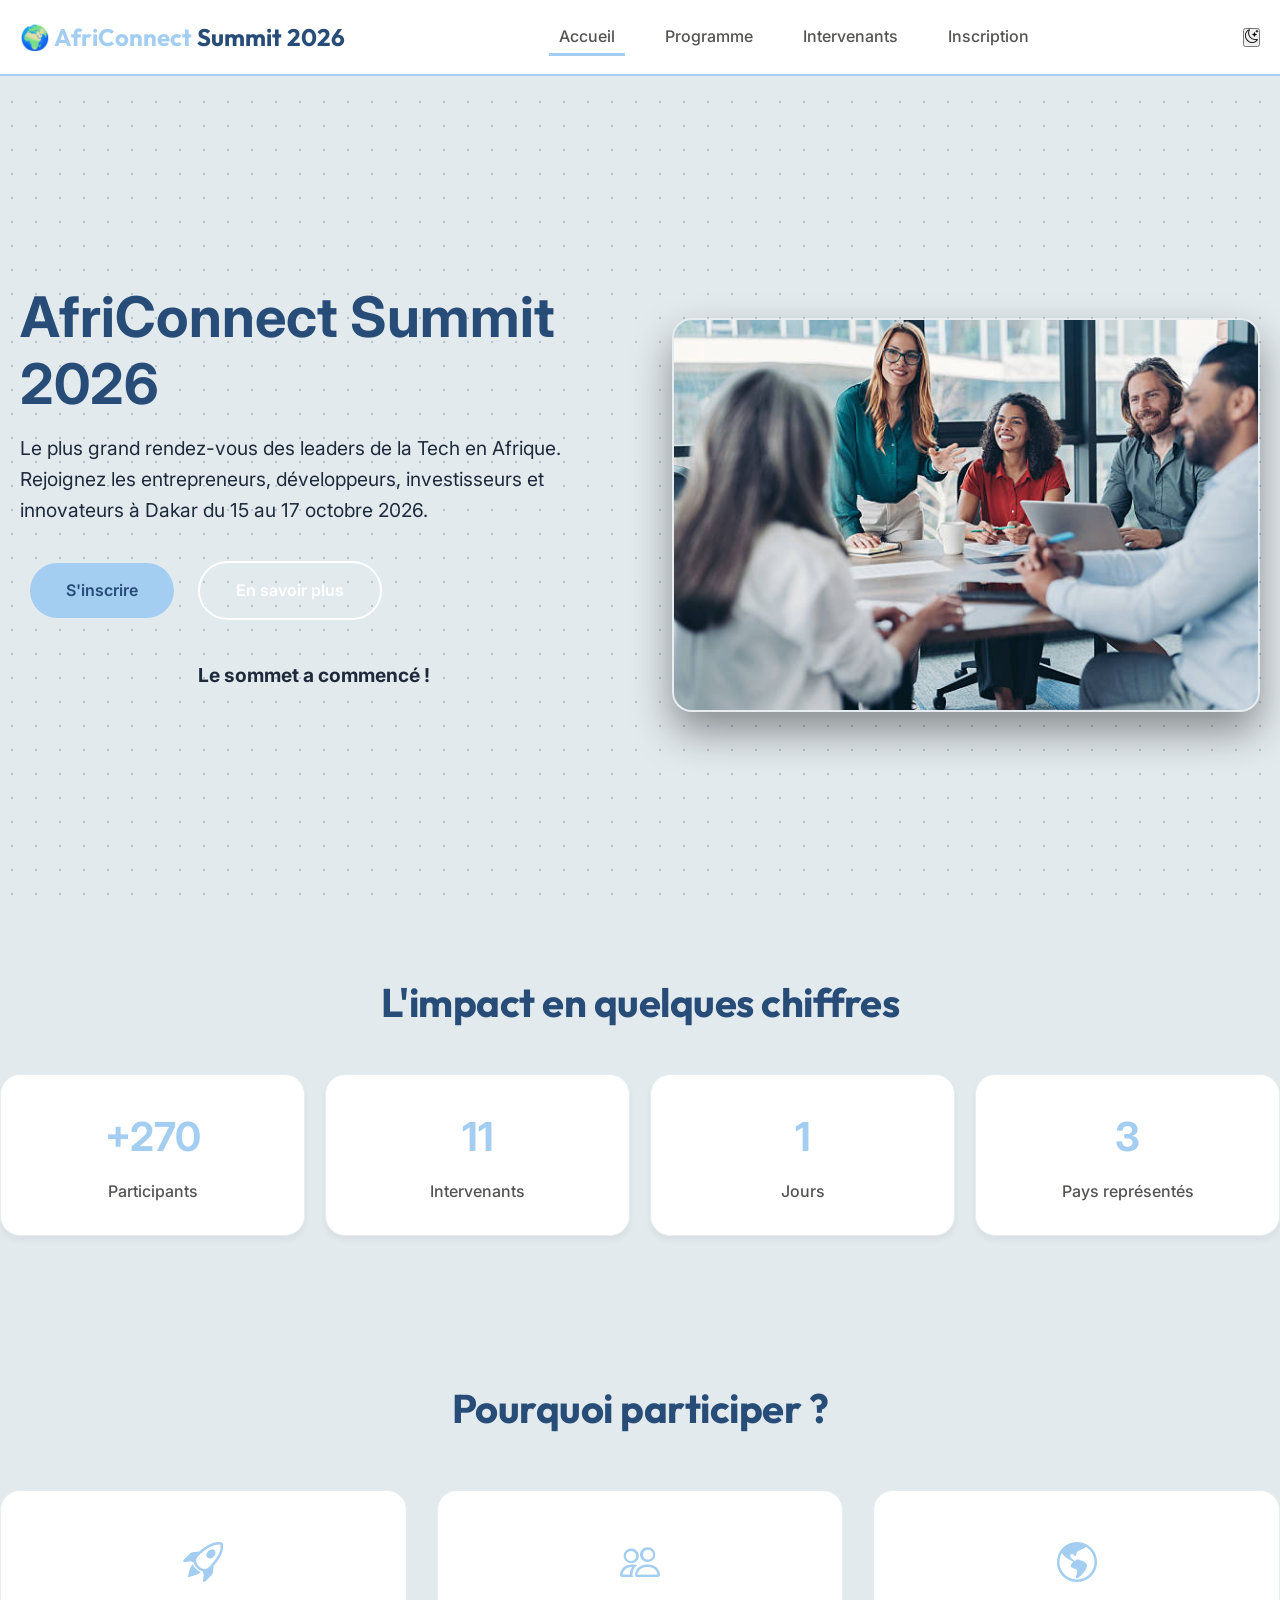
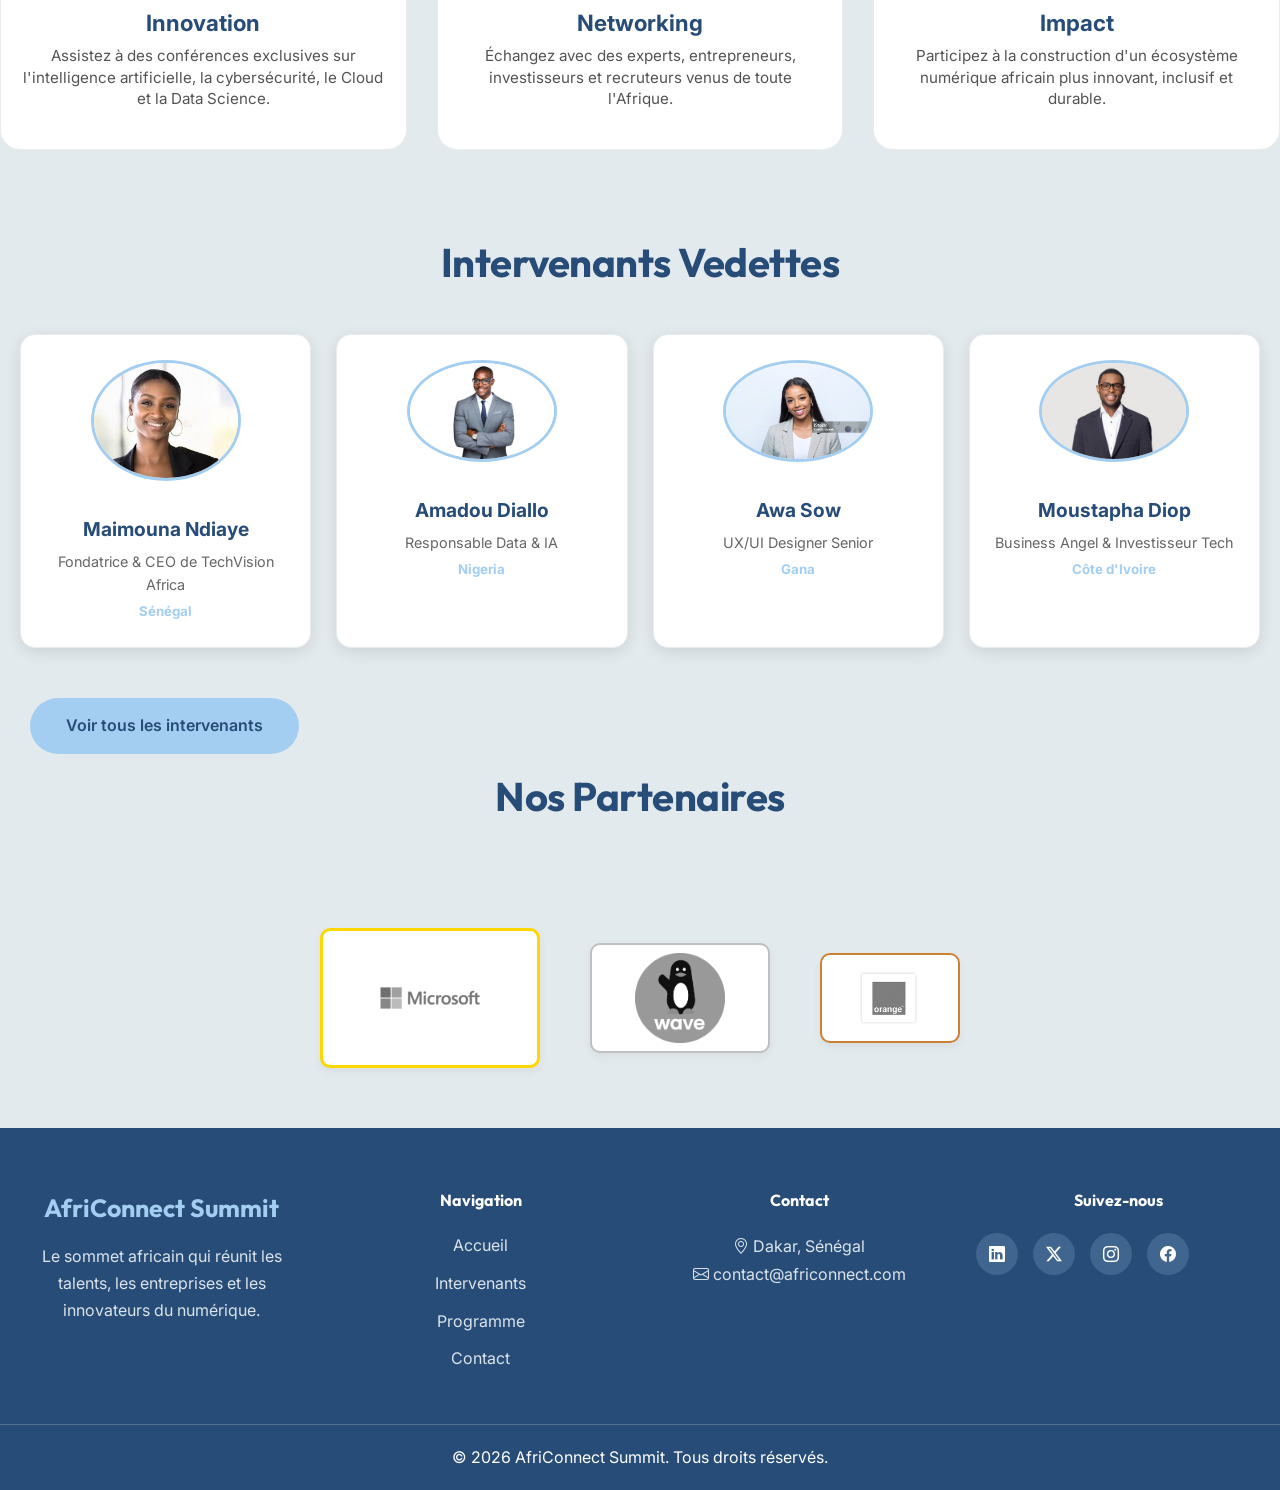
<file: index.html>
<!DOCTYPE html>
<html lang="fr">
<head>
    <meta charset="UTF-8">
    <meta name="viewport" content="width=device-width, initial-scale=1.0">
    <title>AfriConnect Summit 2026 | Accueil</title>
    
    <link rel="preconnect" href="https://fonts.googleapis.com">
<link rel="preconnect" href="https://fonts.gstatic.com" crossorigin>
<link href="https://fonts.googleapis.com/css2?family=Inter:wght@400;600&family=Outfit:wght@400;700&display=swap" rel="stylesheet">
    
    <link rel="stylesheet" href="https://cdn.jsdelivr.net/npm/bootstrap-icons@1.13.1/font/bootstrap-icons.min.css">
    
    <link rel="stylesheet" href="css/style.css">
</head>
<body>

    <header>
        <nav class="container">
            <div class="logo">
                🌍 <span class="logo-primary">AfriConnect</span>
                    <span class="logo-secondary">Summit 2026</span>
                    </div>
            <ul class="nav-links" id="nav-links">
                <li><a href="index.html" class="active">Accueil</a></li>
                <li><a href="programme.html">Programme</a></li>
                <li><a href="intervenants.html">Intervenants</a></li>
                <li><a href="contact.html">Inscription</a></li>
            </ul>
            <!-- Bouton Dark Mode / Light Mode -->
                    <button id="theme-toggle" aria-label="Basculer le mode sombre">
                        <i class="bi bi-moon-stars"></i>
                    </button>

                    <!-- Bouton Hamburger structuré pour le JS et le CSS pur -->
                    <button class="hamburger" id="hamburger-btn" aria-label="Menu mobile">
                        <span class="bar"></span>
                        <span class="bar"></span>
                        <span class="bar"></span>
                    </button>
        </nav>
    </header>

    <main>
        <section class="hero">
    <div class="hero-content">
        <!-- Texte à gauche (avec ton animation) -->
        <div class="hero-slide-right hero-text-side">
            
            <h1>AfriConnect Summit 2026</h1>
            <p>Le plus grand rendez-vous des leaders de la Tech en Afrique.<br>
                Rejoignez les entrepreneurs, développeurs, investisseurs et <br>innovateurs à Dakar du 15 au 17 octobre 2026.
            </p>
            <div class="cta-group">
                <a href="contact.html" class="btn">S'inscrire</a>
                <a href="#about" class="btn-outline">En savoir plus</a>
            </div>
            <div id="countdown" class="countdown-grid">
                <div class="time-unit"><span id="days">00</span><small>Jours</small></div>
                <div class="time-unit"><span id="hours">00</span><small>Heures</small></div>
                <div class="time-unit"><span id="minutes">00</span><small>Minutes</small></div>
                <div class="time-unit"><span id="seconds">00</span><small>Secondes</small></div>
            </div>
        </div>

        <!-- Image à droite -->
        <div class="hero-image-side">
            <img src="images/image9.jpg" alt="AfriConnect Summit" class="hero-img-right">
        </div>
    </div>
</section>
        <section id="stats" class="container fade-in">
            <h2>L'impact en quelques chiffres</h2>
            <div class="stats-grid">
                <article class="stat-item"><h3 data-target="1200">+1 200</h3><p>Participants</p></article>
                <article class="stat-item"><h3 data-target="48">48</h3><p>Intervenants</p></article>
                <article class="stat-item"><h3 data-target="3">3</h3><p>Jours</p></article>
                <article class="stat-item"><h3 data-target="12">12</h3><p>Pays représentés</p></article>
            </div>
        </section>
<!-- Pourquoi participer -->

        <section id="about" class="container fade-in">
            <h2>Pourquoi participer ?</h2>
            <div class="about-flex">
                <article>
                    <i class="bi bi-rocket-takeoff"></i>
                    <h3>Innovation</h3>
                    <p>Assistez à des conférences exclusives sur l'intelligence artificielle, la cybersécurité, le Cloud et la Data Science.</p>
                </article>
                <article>
                    <i class="bi bi-people"></i>
                    <h3>Networking</h3>
                    <p>Échangez avec des experts, entrepreneurs, investisseurs et recruteurs venus de toute l'Afrique.</p>
                </article>
                <article>
                    <i class="bi bi-globe-americas"></i>
                    <h3>Impact</h3>
                    <p>Participez à la construction d'un écosystème numérique africain plus innovant, inclusif et durable.</p>
                </article>
            </div>
        </section>

<!--Intervenants Vedettes-->
        <section id="speakers" class="container fade-in">
            <h2>Intervenants Vedettes</h2>
            <div class="speakers-grid">
                <article class="speaker-card"><img src="images/MaimounaNdiaye.jpg" alt="Photo intervenant"><h3>Maimouna Ndiaye</h3><p>Fondatrice & CEO de TechVision Africa</p><small>Sénégal</small></article>
                <article class="speaker-card"><img src="images/AmadouDiallo.jpg" alt="Photo intervenant"><h3>Amadou Diallo</h3><p>Responsable Data & IA</p><small>Nigeria</small></article>
                <article class="speaker-card"><img src="images/AwaSow.jpg" alt="Photo intervenant"><h3>Awa Sow</h3><p>UX/UI Designer Senior</p><small>Gana</small></article>
                <article class="speaker-card"><img src="images/MoustaphaDiop.jpg" alt="Photo intervenant"><h3>Moustapha Diop</h3><p>Business Angel & Investisseur Tech</p><small>Côte d'Ivoire</small></article>
            </div>
            <a href="intervenants.html" class="btn">Voir tous les intervenants</a>
        </section>
<section id="sponsors" class="container fade-in">
    <h2>Nos Partenaires</h2>
    <div class="sponsors-flex">
        <div class="sponsor-item gold"><img src="images/sponsor-gold.png" alt="Or"></div>
        <div class="sponsor-item silver"><img src="images/sponsor-argent.png" alt="Argent"></div>
        <div class="sponsor-item bronze"><img src="images/sponsor-bronze.png" alt="Bronze"></div>
    </div>
</section>
    </main>

    <footer>
    <div class="footer-content container">

        <!-- Présentation -->
        <div class="footer-col footer-brand">
            <h3>AfriConnect Summit</h3>
            <p>
                Le sommet africain qui réunit les talents,
                les entreprises et les innovateurs du numérique.
            </p>
        </div>

        <!-- Navigation rapide -->
        <div class="footer-col">
            <h4>Navigation</h4>
            <ul class="footer-links">
                <li><a href="index.html">Accueil</a></li>
                <li><a href="speakers.html">Intervenants</a></li>
                <li><a href="programme.html">Programme</a></li>
                <li><a href="contact.html">Contact</a></li>
            </ul>
        </div>

        <!-- Contact -->
        <div class="footer-col">
            <h4>Contact</h4>

            <p>
                <i class="bi bi-geo-alt"></i> Dakar, Sénégal
            </p>

            <p>
                <i class="bi bi-envelope"></i> contact@africonnect.com
            </p>
        </div>

        <!-- Réseaux sociaux -->
        <div class="footer-col">
            <h4>Suivez-nous</h4>
            <div class="social-links">
                <a href="#"><i class="bi bi-linkedin"></i></a>
                <a href="#"><i class="bi bi-twitter-x"></i></a>
                <a href="#"><i class="bi bi-instagram"></i></a>
                <a href="#"><i class="bi bi-facebook"></i></a>
            </div>
            <button id="back-to-top" aria-label="Retour en haut">
                <i class="bi bi-arrow-up"></i>
            </button>
        </div>
    </div>
    <div class="footer-bottom">
        <p>
            &copy; <span class="current-year"></span> AfriConnect Summit.
            Tous droits réservés.
        </p>
    </div>
</footer>
    <script src="js/main.js"></script>
</body>
</html>
</file>
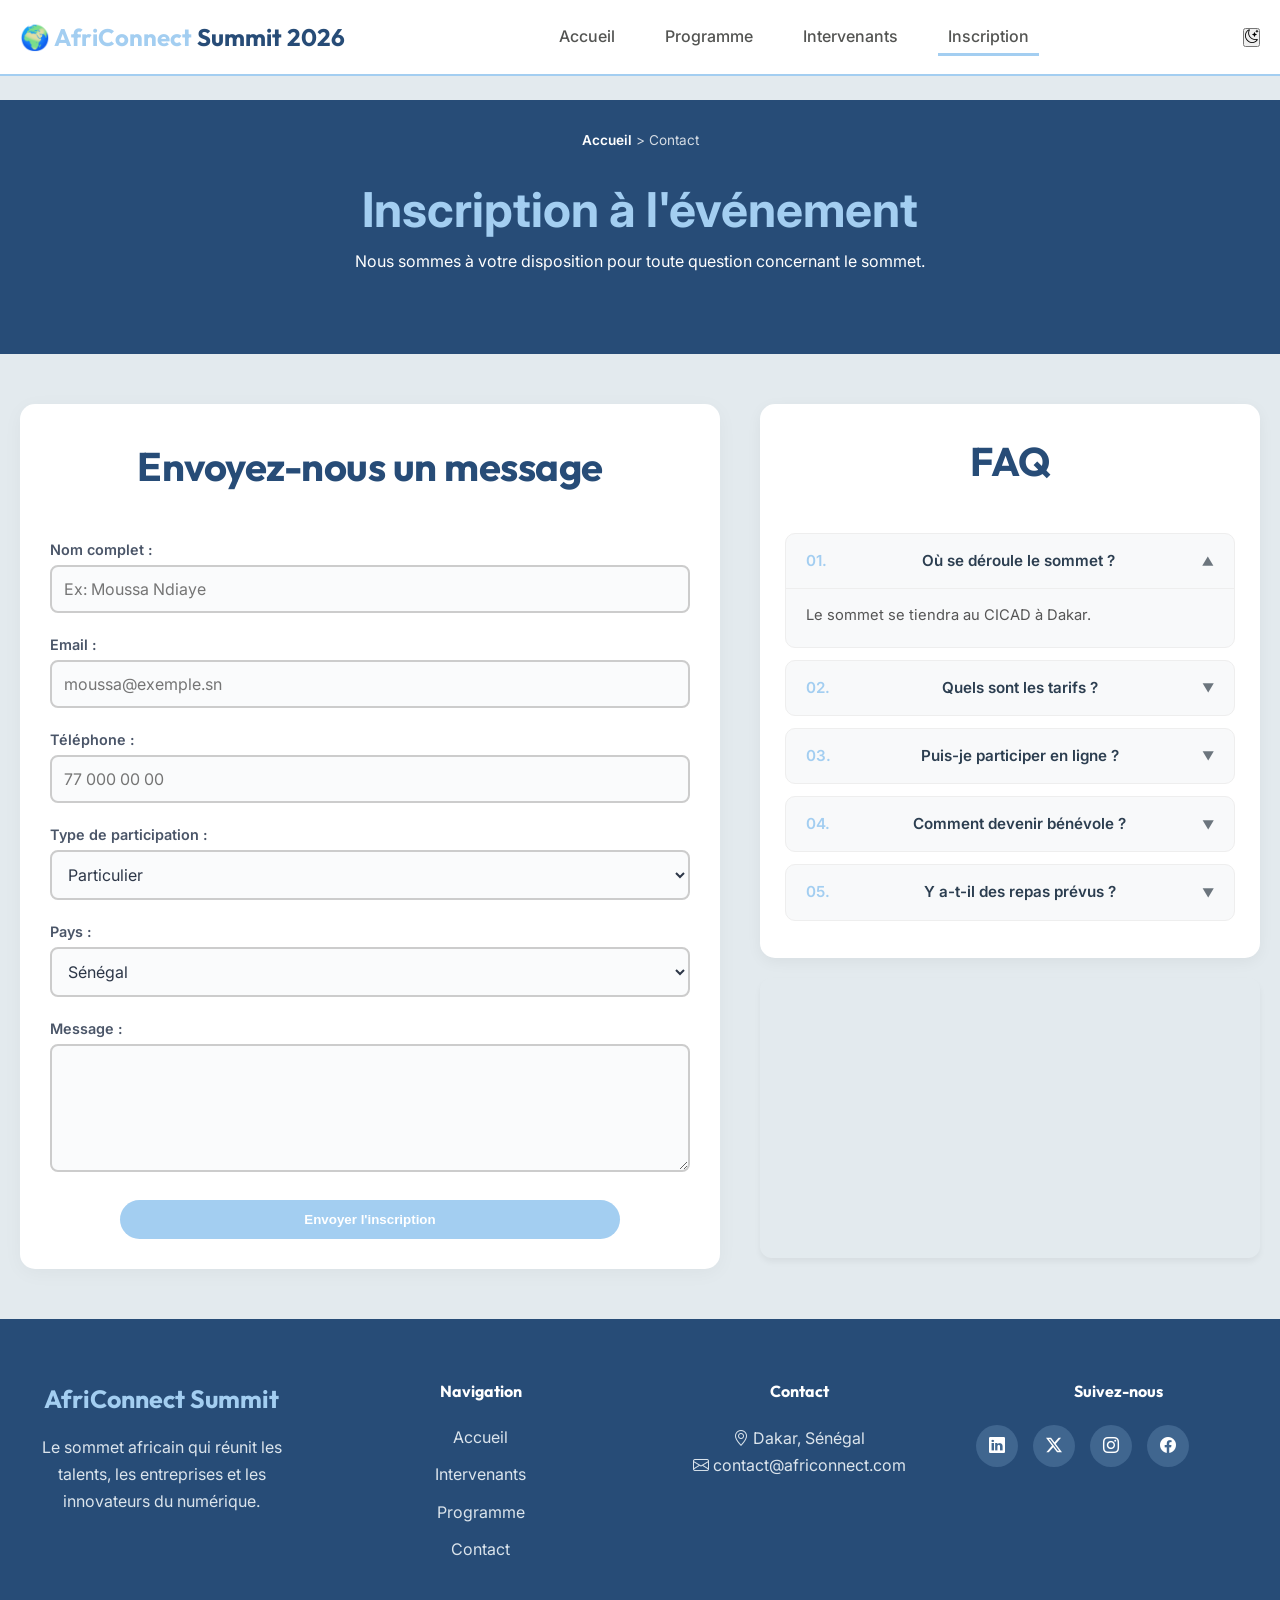
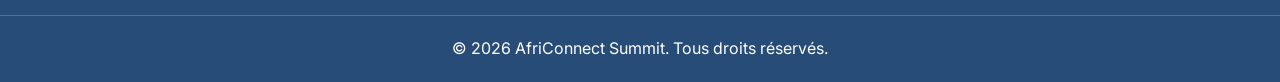
<file: contact.html>
<!DOCTYPE html>
<html lang="fr">
<head>
    <meta charset="UTF-8">
    <meta name="viewport" content="width=device-width, initial-scale=1.0">
    <title>Contact & Inscription | AfriConnect Summit 2026</title>

   <link rel="preconnect" href="https://fonts.googleapis.com">
    <link rel="preconnect" href="https://fonts.gstatic.com" crossorigin>
    <link href="https://fonts.googleapis.com/css2?family=Inter:wght@400;600&family=Outfit:wght@400;700&display=swap" rel="stylesheet">

    <link rel="stylesheet" href="https://cdn.jsdelivr.net/npm/bootstrap-icons@1.13.1/font/bootstrap-icons.min.css">

    <link rel="stylesheet" href="css/style.css">
</head>
<body>

    <header>
        <nav class="container">
            <div class="logo">
                🌍 <span class="logo-primary">AfriConnect</span>
                    <span class="logo-secondary">Summit 2026</span>
                    </div>
            <ul class="nav-links" id="nav-links">
                <li><a href="index.html">Accueil</a></li>
                <li><a href="programme.html">Programme</a></li>
                <li><a href="intervenants.html">Intervenants</a></li>
                <li><a href="contact.html" class="active">Inscription</a></li>
            </ul>
            <!-- Bouton Dark Mode / Light Mode -->
                    <button id="theme-toggle" aria-label="Basculer le mode sombre">
                        <i class="bi bi-moon-stars"></i>
                    </button>

                    <!-- Bouton Hamburger structuré pour le JS et le CSS pur -->
                    <button class="hamburger" id="hamburger-btn" aria-label="Menu mobile">
                        <span class="bar"></span>
                        <span class="bar"></span>
                        <span class="bar"></span>
                    </button>
                    </nav>
    </header>

    <main>
        <section id="page-hero">
            <nav aria-label="Fil d'Ariane"><p><a href="index.html">Accueil</a> > Contact</p></nav>
            <h1 class="h1-slide-right">Inscription à l'événement</h1>
            <p>Nous sommes à votre disposition pour toute question concernant le sommet.</p>
        </section>

        <section id="registration" class="fade-in">
            <form id="contactForm">
                <h2>Envoyez-nous un message</h2>
                <div class="form-group">
                    <label for="fullname">Nom complet :</label>
                    <input type="text" id="fullname" name="fullname" placeholder="Ex: Moussa Ndiaye" required>
                </div>
                <div class="form-group">
                    <label for="email">Email :</label>
                    <input type="email" id="email" name="email" placeholder="moussa@exemple.sn" required>
                </div>
                <div class="form-group">
                    <label for="phone">Téléphone :</label>
                    <input type="tel" id="phone" name="phone" placeholder="77 000 00 00" required>
                </div>
                <div class="form-group">
                    <label for="type">Type de participation :</label>
                    <select id="type" name="type">
                        <option value="particulier">Particulier</option>
                        <option value="entreprise">Entreprise</option>
                        <option value="etudiant">Étudiant</option>
                    </select>
                </div>
                <div class="form-group">
                    <label for="country">Pays :</label>
                    <select id="country" name="country">
                        <option value="senegal">Sénégal</option>
                        <option value="nigeria">Nigeria</option>
                        <option value="cote_divoire">Côte d'Ivoire</option>
                        <option value="ghana">Ghana</option>
                        <option value="maroc">Maroc</option>
                        <option value="tunisie">Tunisie</option>
                        <option value="kenya">Kenya</option>
                        <option value="afrique_sud">Afrique du Sud</option>
                        <option value="egypte">Égypte</option>
                        <option value="cameroun">Cameroun</option>
                    </select>
                </div>
                <div class="form-group">
                    <label for="message">Message :</label>
                    <textarea id="message" name="message" rows="5" required></textarea>
                </div>
                <button type="submit">Envoyer l'inscription</button>
            </form>
    <div class="right-column">
       <aside class="faq-container">
    <h2>FAQ</h2>
    
    <details class="faq-item" name="faq-group" open>
        <summary><span class="faq-num">01.</span> Où se déroule le sommet ?</summary>
        <p>Le sommet se tiendra au CICAD à Dakar.</p>
    </details>

    <details class="faq-item" name="faq-group">
        <summary><span class="faq-num">02.</span> Quels sont les tarifs ?</summary>
        <p>L'accès est gratuit, mais nécessite une inscription préalable.</p>
    </details>

    <details class="faq-item" name="faq-group">
        <summary><span class="faq-num">03.</span> Puis-je participer en ligne ?</summary>
        <p>Oui, des sessions seront diffusées en streaming.</p>
    </details>

    <details class="faq-item" name="faq-group">
        <summary><span class="faq-num">04.</span> Comment devenir bénévole ?</summary>
        <p>Remplissez le formulaire de contact en précisant votre motivation.</p>
    </details>

    <details class="faq-item" name="faq-group">
        <summary><span class="faq-num">05.</span> Y a-t-il des repas prévus ?</summary>
        <p>Oui, des pauses café et des déjeuners sont offerts.</p>
    </details>
</aside>
        
        <div id="map">
            <iframe src="https://www.google.com/maps/embed?pb=..." title="Localisation"></iframe>
        </section>
        </section>

        
    </main>
    <footer>
    <div class="footer-content container">

        <!-- Présentation -->
        <div class="footer-col footer-brand">
            <h3>AfriConnect Summit</h3>
            <p>
                Le sommet africain qui réunit les talents,
                les entreprises et les innovateurs du numérique.
            </p>
        </div>


        <!-- Navigation rapide -->
        <div class="footer-col">
            <h4>Navigation</h4>

            <ul class="footer-links">
                <li><a href="index.html">Accueil</a></li>
                <li><a href="speakers.html">Intervenants</a></li>
                <li><a href="programme.html">Programme</a></li>
                <li><a href="contact.html">Contact</a></li>
            </ul>
        </div>


        <!-- Contact -->
        <div class="footer-col">
            <h4>Contact</h4>

            <p>
                <i class="bi bi-geo-alt"></i> Dakar, Sénégal
            </p>

            <p>
                <i class="bi bi-envelope"></i> contact@africonnect.com
            </p>
        </div>


        <!-- Réseaux sociaux -->
        <div class="footer-col">
            <h4>Suivez-nous</h4>

            <div class="social-links">
                <a href="#"><i class="bi bi-linkedin"></i></a>
                <a href="#"><i class="bi bi-twitter-x"></i></a>
                <a href="#"><i class="bi bi-instagram"></i></a>
                <a href="#"><i class="bi bi-facebook"></i></a>
            </div>


            <button id="back-to-top" aria-label="Retour en haut">
                <i class="bi bi-arrow-up"></i>
            </button>

        </div>

    </div>


    <div class="footer-bottom">
        <p>
            &copy; <span class="current-year"></span> AfriConnect Summit.
            Tous droits réservés.
        </p>
    </div>

</footer>
    <script src="js/main.js"></script>
</body>
</html>
</file>
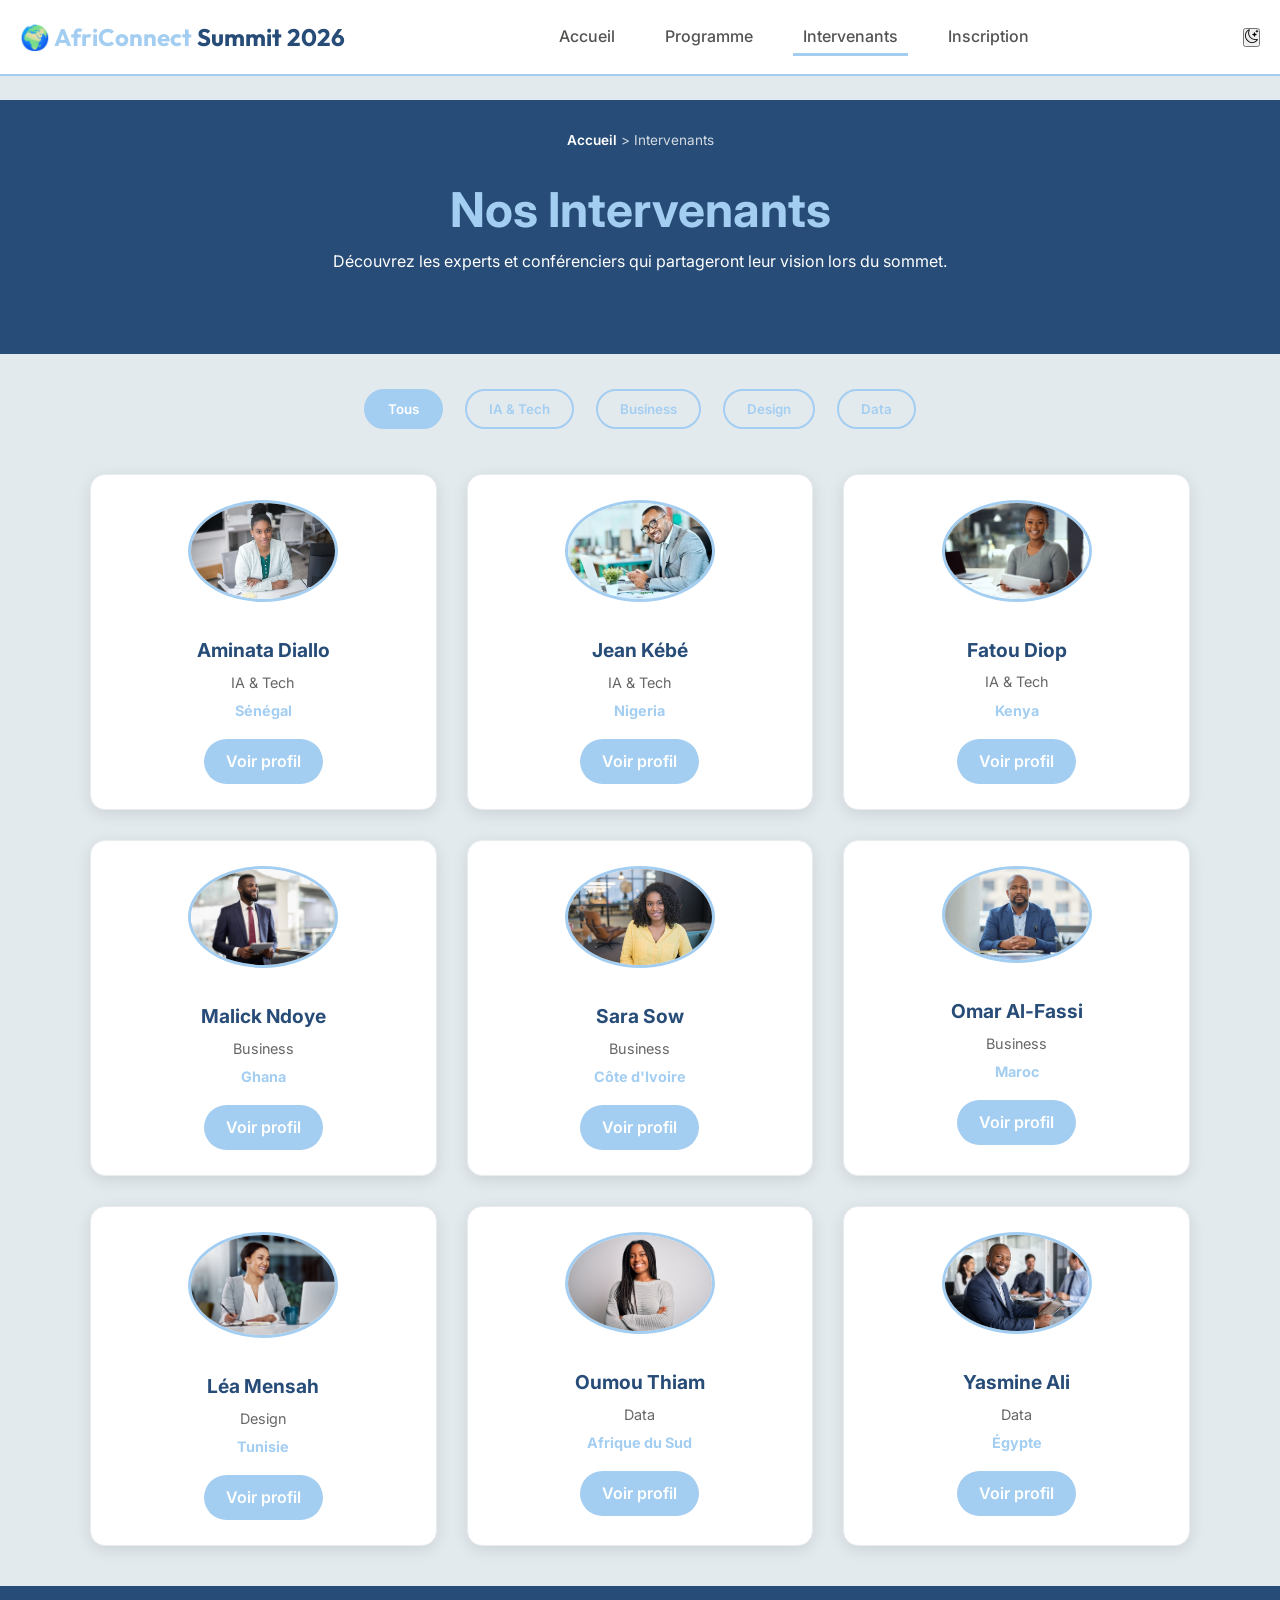
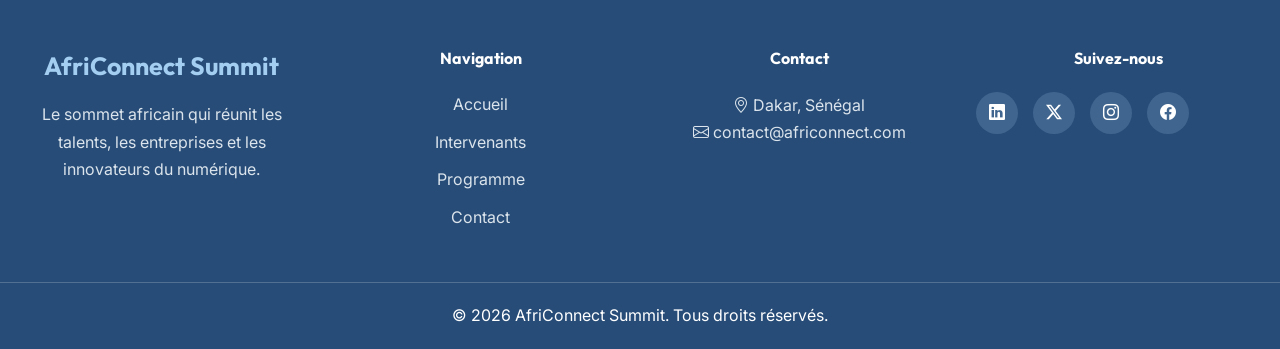
<file: intervenants.html>
<!DOCTYPE html>
<html lang="fr">

<head>
    <meta charset="UTF-8">
    <meta name="viewport" content="width=device-width, initial-scale=1.0">

    <title>intervenants | AfriConnect Summit 2026</title>

    <!-- Google Fonts -->
    <link rel="preconnect" href="https://fonts.googleapis.com">
    <link rel="preconnect" href="https://fonts.gstatic.com" crossorigin>
    <link href="https://fonts.googleapis.com/css2?family=Inter:wght@400;600&family=Outfit:wght@400;700&display=swap" rel="stylesheet">
    <link rel="stylesheet"
        href="https://cdn.jsdelivr.net/npm/bootstrap-icons@1.13.1/font/bootstrap-icons.min.css">

    <!-- CSS -->
    <link rel="stylesheet" href="css/style.css">
</head>

<body>

    <!-- Header -->
<header>
        <nav class="container">
            <div class="logo">
                🌍 <span class="logo-primary">AfriConnect</span>
                    <span class="logo-secondary">Summit 2026</span>
                    </div>
            <ul class="nav-links" id="nav-links">
                <li><a href="index.html">Accueil</a></li>
                <li><a href="programme.html">Programme</a></li>
                <li><a href="intervenants.html" class="active">Intervenants</a></li>
                <li><a href="contact.html">Inscription</a></li>
            </ul>
            <!-- Bouton Dark Mode / Light Mode -->
                    <button id="theme-toggle" aria-label="Basculer le mode sombre">
                        <i class="bi bi-moon-stars"></i>
                    </button>

                    <!-- Bouton Hamburger structuré pour le JS et le CSS pur -->
                    <button class="hamburger" id="hamburger-btn" aria-label="Menu mobile">
                        <span class="bar"></span>
                        <span class="bar"></span>
                        <span class="bar"></span>
                    </button>
        </nav>
    </header>

    <!-- Contenu principal -->
   <main>
        <section id="page-hero">
            <nav aria-label="Fil d'Ariane">
                <p><a href="index.html">Accueil</a> > Intervenants</p>
            </nav>
            <h1 class="h1-slide-right">Nos Intervenants</h1>
            <p>Découvrez les experts et conférenciers qui partageront leur vision lors du sommet.</p>
        </section>

        <div id="filter-section">
            <div id="filters">
                <button class="filter-btn active" data-filter="all">Tous</button>
                <button class="filter-btn" data-filter="ia">IA & Tech</button>
                <button class="filter-btn" data-filter="biz">Business</button>
                <button class="filter-btn" data-filter="design">Design</button>
                <button class="filter-btn" data-filter="data">Data</button>
            </div>
        </div>

        <div id="speakers-grid">
    <article class="speaker-card" data-category="ia">
        <img src="images/speaker1.jpg" alt="Aminata Diallo">
        <h3>Aminata Diallo</h3>
        <p>IA & Tech</p>
        <p class="pays">Sénégal</p>
        <a href="#" class="speaker-btn">
    Voir profil
</a>
    </article>
    <article class="speaker-card" data-category="ia">
        <img src="images/speaker2.jpg" alt="Jean Kébé">
        <h3>Jean Kébé</h3>
        <p>IA & Tech</p>
        <p class="pays">Nigeria</p>
        <a href="#" class="speaker-btn">
    Voir profil
</a>
    </article>
    <article class="speaker-card" data-category="ia">
        <img src="images/speaker3.jpg" alt="Fatou Diop">
        <h3>Fatou Diop</h3>
        <p>IA & Tech</p>
        <p class="pays">Kenya</p>
        <a href="#" class="speaker-btn">
    Voir profil
</a>
    </article>
    <article class="speaker-card" data-category="biz">
        <img src="images/speaker4.jpg" alt="Malick Ndoye">
        <h3>Malick Ndoye</h3>
        <p>Business</p>
        <p class="pays">Ghana</p>
        <a href="#" class="speaker-btn">
    Voir profil
</a>
    </article>
    <article class="speaker-card" data-category="biz">
        <img src="images/speaker5.jpg" alt="Sara Sow">
        <h3>Sara Sow</h3>
        <p>Business</p>
        <p class="pays">Côte d'Ivoire</p>
        <a href="#" class="speaker-btn">
    Voir profil
</a>
    </article>
    <article class="speaker-card" data-category="biz">
        <img src="images/speaker6.jpg" alt="Omar Al-Fassi">
        <h3>Omar Al-Fassi</h3>
        <p>Business</p>
        <p class="pays">Maroc</p>
        <a href="#" class="speaker-btn">
    Voir profil
</a>
    </article>
    <article class="speaker-card" data-category="design">
        <img src="images/speaker7.jpg" alt="Léa Mensah">
        <h3>Léa Mensah</h3>
        <p>Design</p>
        <p class="pays">Tunisie</p>
        <a href="#" class="speaker-btn">
    Voir profil
</a>
    </article>
    <article class="speaker-card" data-category="data">
        <img src="images/speaker8.jpg" alt="Oumou Thiam">
        <h3>Oumou Thiam</h3>
        <p>Data</p>
        <p class="pays">Afrique du Sud</p>
        <a href="#" class="speaker-btn">
    Voir profil
</a>
    </article>
    <article class="speaker-card" data-category="data">
        <img src="images/speaker9.jpg" alt="Yasmine Ali">
        <h3>Yasmine Ali</h3>
        <p>Data</p>
        <p class="pays">Égypte</p>
        <a href="#" class="speaker-btn">
    Voir profil
</a>
    </article>
</div>
    </main>
    <!-- Footer -->
    <footer>
    <div class="footer-content container">

        <!-- Présentation -->
        <div class="footer-col footer-brand">
            <h3>AfriConnect Summit</h3>
            <p>
                Le sommet africain qui réunit les talents,
                les entreprises et les innovateurs du numérique.
            </p>
        </div>

        <!-- Navigation rapide -->
        <div class="footer-col">
            <h4>Navigation</h4>
            <ul class="footer-links">
                <li><a href="index.html">Accueil</a></li>
                <li><a href="intervenants.html">Intervenants</a></li>
                <li><a href="programme.html">Programme</a></li>
                <li><a href="contact.html">Contact</a></li>
            </ul>
        </div>

        <!-- Contact -->
        <div class="footer-col">
            <h4>Contact</h4>
            <p>
                <i class="bi bi-geo-alt"></i> Dakar, Sénégal
            </p>
            <p>
                <i class="bi bi-envelope"></i> contact@africonnect.com
            </p>
        </div>

        <!-- Réseaux sociaux -->
        <div class="footer-col">
            <h4>Suivez-nous</h4>
            <div class="social-links">
                <a href="#"><i class="bi bi-linkedin"></i></a>
                <a href="#"><i class="bi bi-twitter-x"></i></a>
                <a href="#"><i class="bi bi-instagram"></i></a>
                <a href="#"><i class="bi bi-facebook"></i></a>
            </div>
            <button id="back-to-top" aria-label="Retour en haut">
                <i class="bi bi-arrow-up"></i>
            </button>
        </div>
    </div>
    <div class="footer-bottom">
        <p>
            &copy; <span class="current-year"></span> AfriConnect Summit.
            Tous droits réservés.
        </p>
    </div>
</footer>
    <!-- JavaScript -->
    <script src="js/main.js"></script>

</body>

</html>
</file>
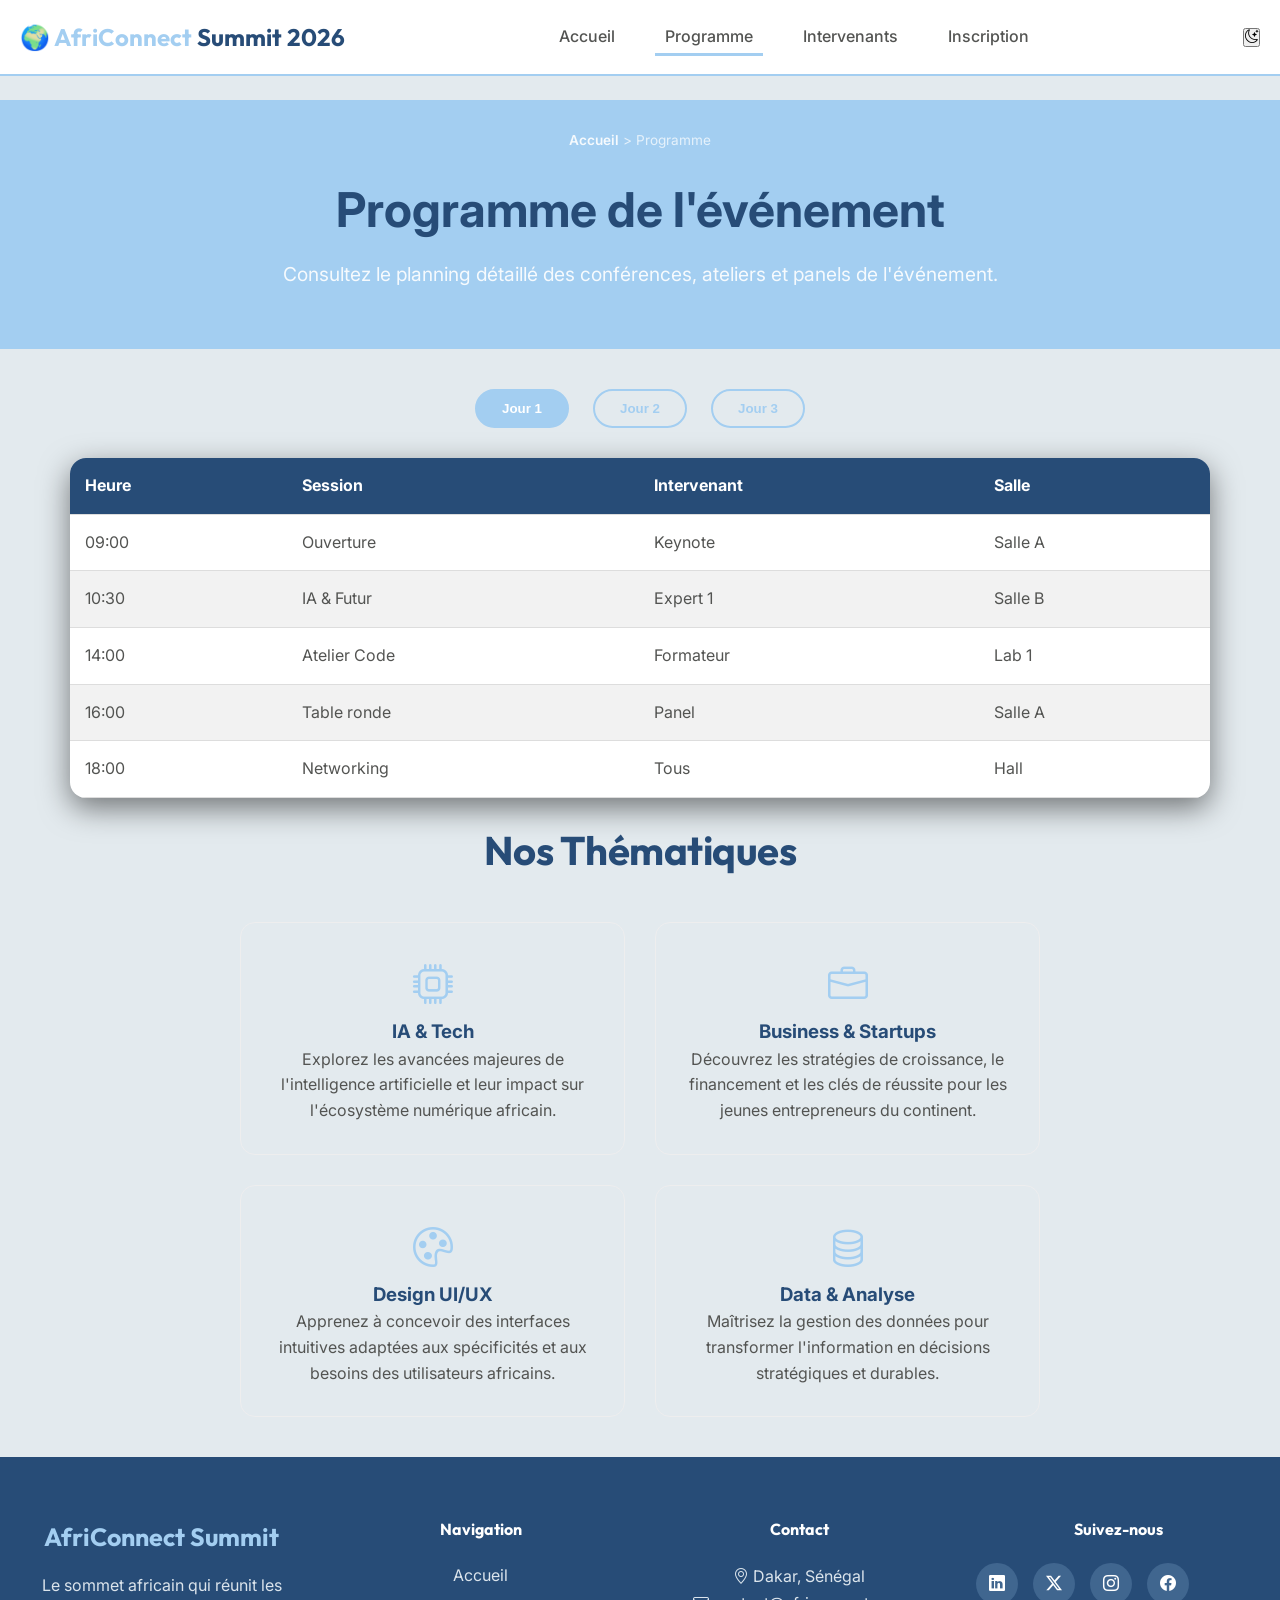
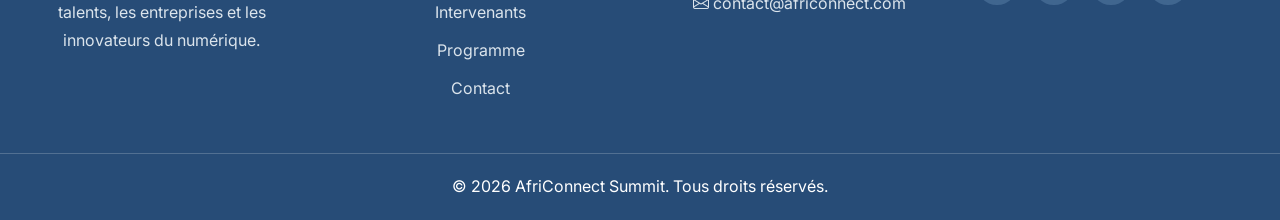
<file: programme.html>
<!DOCTYPE html>
<html lang="fr">

<head>
    <meta charset="UTF-8">
    <meta name="viewport" content="width=device-width, initial-scale=1.0">

    <title>Programme | AfriConnect Summit 2026</title>

    <!-- Google Fonts -->
   <link rel="preconnect" href="https://fonts.googleapis.com">
    <link rel="preconnect" href="https://fonts.gstatic.com" crossorigin>
    <link href="https://fonts.googleapis.com/css2?family=Inter:wght@400;600&family=Outfit:wght@400;700&display=swap" rel="stylesheet">
    <!-- Bootstrap Icons -->
    <link rel="stylesheet"
        href="https://cdn.jsdelivr.net/npm/bootstrap-icons@1.13.1/font/bootstrap-icons.min.css">

    <!-- CSS -->
    <link rel="stylesheet" href="css/style.css">
</head>

<body>

    <!-- Header -->
<header>
        <nav class="container">
            <div class="logo">
                🌍 <span class="logo-primary">AfriConnect</span>
                    <span class="logo-secondary">Summit 2026</span>
                    </div>
            <ul class="nav-links" id="nav-links">
                <li><a href="index.html">Accueil</a></li>
                <li><a href="programme.html" class="active">Programme</a></li>
                <li><a href="intervenants.html">Intervenants</a></li>
                <li><a href="contact.html">Inscription</a></li>
            </ul>
            <!-- Bouton Dark Mode / Light Mode -->
                    <button id="theme-toggle" aria-label="Basculer le mode sombre">
                        <i class="bi bi-moon-stars"></i>
                    </button>

                    <!-- Bouton Hamburger structuré pour le JS et le CSS pur -->
                    <button class="hamburger" id="hamburger-btn" aria-label="Menu mobile">
                        <span class="bar"></span>
                        <span class="bar"></span>
                        <span class="bar"></span>
                    </button>
        </nav>
    </header>

    <!-- Contenu principal -->
    <main>
        
            <section class="page-banner">
                <div class="banner-content">
                    <nav aria-label="Fil d'Ariane">
                      <p><a href="index.html">Accueil</a> > Programme</p>
                    </nav>
                       <h1 class="h1-slide-right">Programme de l'événement</h1>
                          <p>Consultez le planning détaillé des conférences, ateliers et panels de l'événement.</p>
                </div>
            </section>
        
        <nav aria-label="Navigation par jour">
    <button onclick="showDay(1, this)" class="active">Jour 1</button>
    <button onclick="showDay(2, this)">Jour 2</button>
    <button onclick="showDay(3, this)">Jour 3</button>
</nav>

       <div id="schedule">
    <!-- Jour 1 -->
    <div id="day1" class="day-content">
        <table class="schedule-table">
            <thead><tr><th>Heure</th><th>Session</th><th>Intervenant</th><th>Salle</th></tr></thead>
            <tbody>
                <tr><td>09:00</td><td>Ouverture</td><td>Keynote</td><td>Salle A</td></tr>
                <tr><td>10:30</td><td>IA & Futur</td><td>Expert 1</td><td>Salle B</td></tr>
                <tr><td>14:00</td><td>Atelier Code</td><td>Formateur</td><td>Lab 1</td></tr>
                <tr><td>16:00</td><td>Table ronde</td><td>Panel</td><td>Salle A</td></tr>
                <tr><td>18:00</td><td>Networking</td><td>Tous</td><td>Hall</td></tr>
            </tbody>
        </table>
    </div>

    <!-- Jour 2 -->
    <div id="day2" class="day-content" style="display:none;">
        <table class="schedule-table">
            <thead><tr><th>Heure</th><th>Session</th><th>Intervenant</th><th>Salle</th></tr></thead>
            <tbody>
                <tr><td>09:30</td><td>Data Mining</td><td>Dr. Data</td><td>Salle B</td></tr>
                <tr><td>11:00</td><td>Cloud Computing</td><td>Cloud Expert</td><td>Salle A</td></tr>
                <tr><td>14:30</td><td>CyberSécurité</td><td>Expert Secu</td><td>Lab 2</td></tr>
                <tr><td>16:00</td><td>Pitch Startups</td><td>Investisseurs</td><td>Amphi</td></tr>
                <tr><td>17:30</td><td>Cocktail</td><td>Tous</td><td>Hall</td></tr>
            </tbody>
        </table>
    </div>

    <!-- Jour 3 -->
    <div id="day3" class="day-content" style="display:none;">
        <table class="schedule-table">
            <thead><tr><th>Heure</th><th>Session</th><th>Intervenant</th><th>Salle</th></tr></thead>
            <tbody>
                <tr><td>09:00</td><td>Design UI/UX</td><td>Designer Pro</td><td>Lab 1</td></tr>
                <tr><td>11:00</td><td>Mobile Dev</td><td>Dev Mobile</td><td>Salle B</td></tr>
                <tr><td>14:00</td><td>Blockchain</td><td>Expert Crypto</td><td>Salle A</td></tr>
                <tr><td>15:30</td><td>Workshop IoT</td><td>Ingénieur</td><td>Lab 2</td></tr>
                <tr><td>17:00</td><td>Clôture</td><td>Comité</td><td>Amphi</td></tr>
            </tbody>
        </table>
    </div>
</div>

        <section id="themes">
    <h2>Nos Thématiques</h2>
    <div class="themes-grid">
        <article class="theme-card">
            <i class="bi bi-cpu"></i> <h3>IA & Tech</h3>
            <p>Explorez les avancées majeures de l'intelligence artificielle et leur impact sur l'écosystème numérique africain.</p>
        </article>

        <article class="theme-card">
            <i class="bi bi-briefcase"></i>
            <h3>Business & Startups</h3>
            <p>Découvrez les stratégies de croissance, le financement et les clés de réussite pour les jeunes entrepreneurs du continent.</p>
        </article>

        <article class="theme-card">
            <i class="bi bi-palette"></i>
            <h3>Design UI/UX</h3>
            <p>Apprenez à concevoir des interfaces intuitives adaptées aux spécificités et aux besoins des utilisateurs africains.</p>
        </article>

        <article class="theme-card">
            <i class="bi bi-database"></i>
            <h3>Data & Analyse</h3>
            <p>Maîtrisez la gestion des données pour transformer l'information en décisions stratégiques et durables.</p>
        </article>
    </div>
    </section>
    </main>

    <!-- Footer -->
    <footer>
    <div class="footer-content container">

        <!-- Présentation -->
        <div class="footer-col footer-brand">
            <h3>AfriConnect Summit</h3>
            <p>
                Le sommet africain qui réunit les talents,
                les entreprises et les innovateurs du numérique.
            </p>
        </div>

        <!-- Navigation rapide -->
        <div class="footer-col">
            <h4>Navigation</h4>
            <ul class="footer-links">
                <li><a href="index.html">Accueil</a></li>
                <li><a href="intervenants.html">Intervenants</a></li>
                <li><a href="programme.html">Programme</a></li>
                <li><a href="contact.html">Contact</a></li>
            </ul>
        </div>

        <!-- Contact -->
        <div class="footer-col">
            <h4>Contact</h4>
            <p>
                <i class="bi bi-geo-alt"></i> Dakar, Sénégal
            </p>
            <p>
                <i class="bi bi-envelope"></i> contact@africonnect.com
            </p>
        </div>
        <!-- Réseaux sociaux -->
        <div class="footer-col">
            <h4>Suivez-nous</h4>
            <div class="social-links">
                <a href="#"><i class="bi bi-linkedin"></i></a>
                <a href="#"><i class="bi bi-twitter-x"></i></a>
                <a href="#"><i class="bi bi-instagram"></i></a>
                <a href="#"><i class="bi bi-facebook"></i></a>
            </div>
            <button id="back-to-top" aria-label="Retour en haut">
                <i class="bi bi-arrow-up"></i>
            </button>
        </div>
    </div>
    <div class="footer-bottom">
        <p>
            &copy; <span class="current-year"></span> AfriConnect Summit.
            Tous droits réservés.
        </p>
    </div>
</footer>
    <!-- JavaScript -->
    <script src="js/main.js"></script>

</body>

</html>
</file>
<file: css/style.css>
/* 1. VARIABLES : Centralisation des couleurs et styles */
:root {
    --primary-color: #a3cef1;    /* Bleu principal (carte)*/
    --secondary-color: #274C77;  /* Bleu foncé (titres) */
    --text-color: #535452;       /* Gris texte standard */
    --bg-color: #e3eaee;         /* Fond page */
   --rayon-bordure: 20px;       /* Arrondi des éléments */
    --font-heading: 'Outfit', sans-serif;
    --font-body: 'Inter', sans-serif;
}

/* 2. RESET CSS : Nettoyage des comportements par défaut */
* {
    margin: 0;
    padding: 0;
    box-sizing: border-box;
}

/* 3. TYPOGRAPHIE & BASE : Style global du site */
body {
    font-family: var(--font-body);
    color: var(--text-color);
    background-color: var(--bg-color);
    line-height: 1.6;
}

h1, h2, h3 {
    color: var(--secondary-color);
}

ul {
    list-style: none;
}

a {
    text-decoration: none;
    color: inherit;
}

/* 4. UTILS : Container pour centrer le contenu proprement */
.container {
    max-width: 1200px;
    margin: 0 auto; /* C'est cette ligne qui centre tout ! */
    padding: 0 20px; /* C'est cette ligne qui évite que le texte colle au bord sur mobile */
}
/* COMMIT 4 : Mise en page complète (Header, Sections, Grilles) */

/* 1. LAYOUT : Centrage automatique */
.container {
    max-width: 1200px;
    margin: 0 auto;
    padding: 0 20px;
}

/* 2. HEADER : Menu horizontal */
header {
    background:white;
    padding:18px 0;
    position:sticky;
    top:0;
    z-index:1000;
    backdrop-filter:blur(10px);
}

header nav {
    display: flex;
    justify-content: space-between;
    align-items: center;
    font-weight: 600;
}
header {
    border-bottom: 2px solid var(--primary-color);
}

.nav-links {
    display: flex;
    gap: 30px;
}
.nav-links a {
    position: relative;
    padding: 10px;
    z-index: 1;
}

.nav-links a::before {
    content: "";
    position: absolute;
    bottom: 0;
    left: 0;
    width: 0%; /* Au repos, le trait est invisible */
    height: 3px;
    background-color: var(--primary-color);
    transition: width 0.4s ease; /* L'animation est fluide */
}
.nav-links a:hover::before, 
.nav-links a.active::before {
    width: 100%; /* Le trait s'étend sur toute la largeur */
}
.logo{
    font-size: 1.5rem;
    font-family: var(--font-heading);
    font-weight: 700;
}

.logo-primary{
    color: var(--primary-color);
}

.logo-secondary{
    color: var(--secondary-color);
}
/* 3. HERO : Bannière principale */
.hero {
    /* 1. Fond gris clair avec des pointillés sombres */
    background: 
        radial-gradient(rgba(39, 76, 119, 0.25) 1.3px, transparent 1.3px), 
        linear-gradient(135deg, #e3eaee 0%, #e3eaee 100%);
    
    background-size: 24px 24px, 100% 100%;
    background-position: 0 0, center;
    
    /* 2. Mise en page */
    min-height: 100vh;
    display: flex;
    align-items: center;
    justify-content: center;
    padding: 40px 20px;
    position: relative;
    overflow: hidden;
    border-radius: 30px;
}

/* 3. Forcer TOUS les textes du Hero à être bien visibles (#274C77 ou noir) */
.hero h1, 
.hero h2, 
.hero h3, 
.hero p,
.hero span,
.hero li {
    color: #274C77 !important;
}

/* pour mettre un paragraphe de description ou un sous-titre que tu veux en noir pur pour un max de contraste */
.hero p {
    color: #1e293b !important; 
}
/* Le conteneur qui met les deux côtés côte à côte */
.hero-content {
    display: flex;
    align-items: center;
    justify-content: space-between;
    gap: 4rem;
    max-width: 1200px;
    width: 100%;
    margin: 0 auto;
}

/* Côté texte à gauche */
.hero-text-side {
    flex: 1;
    text-align: left; /* Aligné à gauche pour faire plus pro */
}

.hero h1 {
    font-size: 3.5rem;
    color: white;
    margin-bottom: 15px;
    line-height: 1.2;
}

.hero p {
    color: #f0f4f8;
    font-size: 1.2rem;
    margin-bottom: 25px;
}

/* Côté image à droite */
.hero-image-side {
    flex: 1;
    display: flex;
    justify-content: center;
}

.hero-img-right {
    max-width: 100%;
    height: auto;
    border-radius: 20px;
    box-shadow: 0 20px 40px rgba(0, 0, 0, 0.4);
    border: 2px solid rgba(255, 255, 255, 0.1);
}

/* Version mobile : passe l'image en dessous du texte sur les petits écrans */
@media (max-width: 992px) {
    .hero-content {
        flex-direction: column;
        text-align: center;
    }
    .hero-text-side {
        text-align: center;
    }
    .hero h1 {
        font-size: 2.5rem;
    }
}

/* 4. GRILLES : Alignement horizontal des éléments */

/* Stats (4 colonnes) */
.stats-grid {
    display: grid;
    grid-template-columns: repeat(4, 1fr);
    gap: 20px;
    margin-top: 20px;
}

/* Pourquoi participer (3 colonnes) */
.about-flex {
    display: grid;
    grid-template-columns: repeat(3, 1fr);
    gap: 30px;
}

/* Intervenants (4 colonnes) */
.speakers-grid {
    display: grid;
    grid-template-columns: repeat(4, 1fr);
    gap: 20px;
    margin: 20px 0;
}
.speakers-grid img {
    width: 100%;
    border-radius: var(--rayon-bordure);
}

/* 5. FOOTER */
footer {
    background-color: var(--secondary-color);
    color: white;
    padding: 40px 0;
    text-align: center;
}
/* Style commun aux deux boutons */
.btn,
.btn-outline {
    display: inline-block;
    padding: 15px 36px;
    margin: 10px;
    border-radius: 30px;
    text-decoration: none;
    font-size: 1rem;
    font-weight: 600;
    transition: all 0.3s ease;
}

/* Bouton "S'inscrire" (Plein) */
.btn {
    background-color: var(--primary-color);
    color: var(--secondary-color);
    
}

/* Effet au survol pour le bouton plein */
.btn:hover {
    background-color: var(--secondary-color);
    color: white;
    transform: translateY(-3px); /* Le bouton monte légèrement au survol */
}

/* Bouton "En savoir plus" (Contour uniquement) */
.btn-outline {
    background-color: transparent;
    border: 2px solid white;
    color: white;
}

/* Effet au survol pour le bouton contour */
.btn-outline:hover {
    background-color: white;
    color: var(--secondary-color);
}
/* Conteneur principal du compteur */
.countdown-grid {
    display: flex;
    justify-content: center;
    gap: 20px;
    margin: 30px 0;
}

/* 1. STYLE PAR DÉFAUT (Mode Clair) : Cartes blanches opaques et lisibles */
.time-unit {
    background: white;
    padding: 20px;
    border-radius: 12px;
    text-align: center;
    width: 100px;
    border: 1px solid #e7ecef;
    box-shadow: 0 4px 10px rgba(0, 0, 0, 0.05);
}

.time-unit span {
    display: block;
    font-size: 2rem;
    font-weight: bold;
    color: var(--secondary-color); /* #274C77 */
}

.time-unit small {
    font-size: 0.8rem;
    color: var(--text-color);
    text-transform: uppercase;
    font-weight: 500;
}

/* 2. STYLE EN MODE SOMBRE : Retour à l'effet verre dépoli et texte blanc d'avant */
body.dark-mode .time-unit {
    background: rgba(255, 255, 255, 0.15) !important;
    backdrop-filter: blur(5px) !important;
    border: 1px solid rgba(255, 255, 255, 0.2) !important;
    box-shadow: none !important;
}

body.dark-mode .time-unit span {
    color: white !important;
}

body.dark-mode .time-unit small {
    color: rgba(255, 255, 255, 0.8) !important;
}
.hero-badge{
display:inline-block;
padding:8px 20px;
border-radius:30px;
background:rgba(255,255,255,.18);
backdrop-filter:blur(10px);
margin-bottom:20px;
color:white;
font-size:15px;
font-weight:600;
}

/* 1. Titre de section */
#stats {
    padding: 60px 0;
    text-align: center;
}

#stats h2 {
    margin-bottom: 40px;
    font-size: 2.5rem;
}

/* 2. La grille */
.stats-grid {
    display: grid;
    grid-template-columns: repeat(4, 1fr); /* 4 colonnes */
    gap: 20px;
}

/* 3. Les cartes (stat-item) */
.stat-item {
    background: white;
    padding: 30px;
    border-radius: var(--rayon-bordure);
    border: 1px solid #e7ecef;
    box-shadow: 0 4px 6px rgba(0,0,0,0.05);
    transition: transform 0.3s ease;
}

.stat-item:hover {
    transform: translateY(-10px);
    border-color: var(--primary-color);
}

.stat-item h3 {
    font-size: 2.5rem;
    color: var(--primary-color);
    margin-bottom: 10px;
}

.stat-item p {
    font-size: 1rem;
    color: var(--text-color);
    font-weight: 500;
}
/* Style pour la section Pourquoi Participer */
#about {
    padding: 80px 0;
    text-align: center;
}

#about h2 {
    margin-bottom: 50px;
}

/* La mise en page Flexbox */
.about-flex {
    display: flex;
    justify-content: space-between;
    gap: 30px;
}

/* Chaque carte */
.about-flex article {
    flex: 1; /* Chaque carte prend 1/3 de l'espace */
    padding: 40px 20px;
    background: white;
    border-radius: var(--rayon-bordure);
    border: 1px solid #e7ecef;
    transition: 0.3s;
}

/* Style des icônes Bootstrap */
.about-flex article i {
    font-size: 3rem;
    color: var(--primary-color);
    margin-bottom: 20px;
    display: block;
}

/* Effet au survol */
.about-flex article:hover {
    transform: translateY(-10px);
    box-shadow: 0 15px 30px rgba(0,0,0,0.1);
    border-color: var(--primary-color);
}
h2 {
    font-family: var(--font-heading); /* Utilise la police de titres */
    font-size: 2.5rem;               /* Augmente la taille (40px) */
    color: var(--secondary-color);   /* Utilise la couleur de titre */
    text-align: center;              /* Assure le centrage */
    margin-bottom: 40px;             /* Donne de l'espace sous le titre */
    letter-spacing: -0.5px;          /* Un rendu plus moderne et serré */
}
/* 1. Style des icônes : On réduit la marge du bas pour remonter le titre */
.about-flex article i {
    font-size: 2.5rem; /* Un tout petit peu plus petit pour mieux s'intégrer */
    color: var(--primary-color);
    margin-bottom: 10px; /* Réduit de 20px à 10px pour coller au h3 */
    display: block;
}

/* 2. Style du h3 : On l'agrandit pour qu'il soit plus percutant */
.about-flex article h3 {
    font-size: 1.4rem; /* Augmenté pour donner plus de poids */
    color: var(--secondary-color);
    margin-bottom: 5px; /* Très peu d'espace avec le paragraphe en dessous */
}

/* 3. Style du paragraphe : On ajuste la hauteur de ligne */
.about-flex article p {
    font-size: 0.95rem;
    line-height: 1.4; /* Plus serré pour un look plus compact */
    color: var(--text-color);
}
/* Grille de 4 colonnes */
.speakers-grid {
    display: grid;
    grid-template-columns: repeat(4, 1fr);
    gap: 25px;
    margin: 40px 0;
}

/* Style de la carte */
.speaker-card {
    background: white;
    padding: 20px;
    border-radius: var(--rayon-bordure);
    text-align: center;
    border: 1px solid #e7ecef;
    transition: 0.3s;
}

/* Effet Hover (Zoom léger et ombre) */
.speaker-card:hover {
    transform: scale(1.05);
    box-shadow: 0 15px 30px rgba(0,0,0,0.1);
}

/* Images arrondies */
.speaker-card img {
    width: 100%;
    height: 250px;
    object-fit: cover; /* Important pour que l'image ne soit pas déformée */
    border-radius: 15px;
    margin-bottom: 15px;
}

/* Typographie */
.speaker-card h3 { margin-bottom: 5px; }
.speaker-card small { 
    color: var(--primary-color); 
    font-weight: bold;
    display: block;
    margin-top: 5px;
}
/* Container de la liste */
.sponsors-list {
    display: flex;
    justify-content: center;
    align-items: center;
    gap: 50px; /* Espace entre les logos */
    padding: 60px 0;
}

/* Style commun des logos */
.sponsors-flex {
    display: flex;
    justify-content: center;
    align-items: center; /* Aligne les logos au milieu */
    gap: 50px;
    padding: 60px 0;
}

.sponsor-item {
    display: flex;
    justify-content: center;
    align-items: center;
    background: #fff;
    border-radius: 10px;
    box-shadow: 0 4px 10px rgba(0,0,0,0.05);
}

/* Différenciation des tailles */
.gold { width: 220px; height: 140px; border: 3px solid gold; }
.gold img { width: 120px; } /* Logo le plus grand */

.silver { width: 180px; height: 110px; border: 2px solid silver; }
.silver img { width: 90px; } /* Logo moyen */

.bronze { width: 140px; height: 90px; border: 2px solid #cd7f32; }
.bronze img { width: 70px; } /* Logo le plus petit */

/* Effet pro pour les logos */
.sponsor-item img {
    filter: grayscale(100%);
    transition: 0.3s;
}
.sponsor-item:hover img {
    filter: grayscale(0%);
    transform: scale(1.1);
}
footer {
    background: var(--secondary-color);
    color: white;
    padding: 60px 0 20px;
}
.footer-content {
    display: grid;
    grid-template-columns: repeat(4, 1fr);
    gap: 35px;
}


.footer-col h3 {
    font-family: var(--font-heading);
    color: var(--primary-color);
    font-size: 25px;
    margin-bottom: 15px;
}
.footer-col h4 {
    font-family: var(--font-heading);
    color: white;
    margin-bottom: 20px;
}
.footer-col p {
    color: #dbe4ec;
    line-height: 1.7;
    font-family: var(--font-body);
}

/* Liens */
.footer-links {
    list-style: none;
}

.footer-links li {
    margin-bottom: 12px;
}

.footer-links a {
    color: #dbe4ec;
    text-decoration: none;
    transition: 0.3s;
}

.footer-links a:hover {
    color: var(--primary-color);
}

/* Réseaux sociaux */
.social-links {
    display: flex;
    gap: 15px;
}

.social-links a {
    width: 42px;
    height: 42px;
    border-radius: 50%;
    background: rgba(163,206,241,0.2);
    display: flex;
    justify-content: center;
    align-items: center;
    color: white;
    transition: 0.3s;
}

.social-links a:hover {
    background: var(--primary-color);
    color: var(--secondary-color);
    transform: translateY(-4px);
}

/* Bouton retour haut */
#back-to-top {
    margin-top: 25px;
    width: 42px;
    height: 42px;
    border-radius: 50%;
    border: none;
    background: var(--primary-color);
    color: var(--secondary-color);
    cursor: pointer;
}

/* Bas du footer */
.footer-bottom {
    border-top: 1px solid rgba(255,255,255,0.2);
    margin-top: 40px;
    padding-top: 20px;
    text-align: center;
}       
         /* Programme */

/* Sélecteur ciblant précisément la balise nav dont l'attribut aria-label est égal à "Navigation par jour" */
nav[aria-label="Navigation par jour"] {
    text-align: center; /* Centre les boutons dans la zone */
    margin: 30px 0;    /* Ajoute de l'espace au-dessus et en dessous */
}

/* Cible tous les boutons (button) à l'intérieur de ce nav spécifique */
nav[aria-label="Navigation par jour"] button {
    padding: 10px 25px; /* Espace interne du bouton */
    margin: 0 10px;      /* Espace entre les boutons */
    border: 2px solid var(--primary-color); /* Bordure colorée utilisant ta variable CSS */
    background: transparent; /* Fond transparent par défaut */
    color: var(--primary-color); /* Texte de la couleur principale */
    border-radius: 25px; /* Bords très arrondis pour un look moderne */
    cursor: pointer; /* Change le curseur en main au survol */
    font-weight: 600; /* Texte en gras */
    transition: 0.3s; /* Rend les changements de couleur fluides en 0.3 secondes */
}

/* Effet au survol (hover) ou si le bouton est marqué comme actif */
nav[aria-label="Navigation par jour"] button:hover,
nav[aria-label="Navigation par jour"] button.active {
    background: var(--primary-color); /* Fond rempli au survol */
    color: white; /* Texte en blanc */
}
/* Style général du tableau */
table {
    width: 85%;       /* diminue la largeur du tableau */
    margin: 50px auto; /* centre le tableau */
    border-collapse: collapse;
    box-shadow: 0 4px 8px rgba(0,0,0,0.1);
    background-color: white;
    border-radius: 50px;
}

thead {
    background-color: var(--secondary-color);
    color: white;
}

th, td {
    padding: 15px;
    text-align: left;
    border-bottom: 1px solid #ddd;
}

/* Alternance de couleurs */
tbody tr:nth-child(even) {
    background-color: #f2f2f2;
}

tbody tr:hover {
    background-color: #e9e9e9;
}

/* 3. Masquage des jours (Logique pour ton futur JS) */
.day-content {
    display: none; /* Cache tout par défaut */
}

#day1 {
    display: block; /* Affiche le jour 1 par défaut */
}

.themes-grid {
    display: grid;
    /* Cela crée 2 colonnes de taille égale */
    grid-template-columns: repeat(2, 1fr); 
    gap: 30px; /* Espace entre les cartes */
    max-width: 900px; /* Pour éviter que les cartes soient trop larges */
    margin: 40px auto; /* Centre la grille dans la page */
}

.theme-card {
    padding: 30px;
    border: 1px solid #eee;
    border-radius: 15px;
    text-align: center;
    transition: transform 0.3s;
}

.theme-card:hover { transform: translateY(-10px); border-color: var(--primary-color); }
.theme-card i { font-size: 2.5rem; color: var(--primary-color); margin-bottom: 15px; }

/* Style du Fil d'Ariane dans la bannière bleue */
#page-hero nav[aria-label="Fil d'Ariane"] p {
    font-size: 0.85rem;
    color: rgba(255, 255, 255, 0.8); /* Blanc transparent pour plus de lisibilité */
    margin: 10px 0 20px 0; 
}

#page-hero nav[aria-label="Fil d'Ariane"] a {
    color: #ffffff; /* Texte blanc pour contraster avec le fond bleu */
    text-decoration: none;
    font-weight: 600;
}

#page-hero nav[aria-label="Fil d'Ariane"] a:hover {
    text-decoration: underline;
    color: var(--primary-color); /* Utilise ton bleu clair pour le survol */
}

.page-banner {
    background-color: var(--primary-color); /* Utilise ta couleur bleue */
    color: white;
    padding: 60px 20px;
    text-align: center;
    margin-bottom: 40px;
}

.page-banner h1 {
    margin: 0;
    font-size: 3rem;
}

.page-banner p {
    font-size: 1.2rem;
    opacity: 0.9;
    margin-top: 10px;
}
/* Style du Fil d'Ariane dans la bannière avec la classe page-banner */
.page-banner nav[aria-label="Fil d'Ariane"] p {
    font-size: 0.85rem;
    color: rgba(255, 255, 255, 0.8);
    margin: 10px 0 20px 0; 
}

.page-banner nav[aria-label="Fil d'Ariane"] a {
    color: #ffffff;
    text-decoration: none;
    font-weight: 600;
}

.page-banner nav[aria-label="Fil d'Ariane"] a:hover {
    text-decoration: underline;
    color: var(--secondary-color);
}
/* --- INTERVENANT --- */

/* 1. Bannière (Hero) */
#page-hero {
    background: var(--secondary-color);
    color: white;
    padding: 80px 20px; /* Réduit pour être plus compact */
    text-align: center;
}
body.dark-mode #page-hero {
    background: #0b1329 !important;
    border-bottom: 1px solid rgba(56, 189, 248, 0.15);
}
#page-hero h1 {
    color:var(--primary-color);
    font-size: 3rem;
    margin-top: 10px;
}

/* 2. Fil d'Ariane */
nav[aria-label="Fil d'Ariane"] p {
    font-size: 0.9rem;
    color: var(--primary-color);
    margin-bottom: 10px;
}

/* 3. Barre de filtre */
#filter-section {
    text-align: center;
    margin: 30px 0; /* Espacement aéré */
}

.filter-btn {
    padding: 10px 20px;
    margin: 5px;
    border: 2px solid var(--secondary-color);
    background: transparent;
    color: var(--secondary-color);
    border-radius: 20px;
    cursor: pointer;
    font-weight: 600;
    transition: 0.3s;
}

.filter-btn:hover, .filter-btn.active {
    background: var(--secondary-color);
    color: white;
}

/* 4. Grille des intervenants */
#speakers-grid {
    display: grid;
    /* Responsive : 1 colonne mobile, 2 tablette, 3+ desktop */
    grid-template-columns: repeat(auto-fit, minmax(280px, 1fr));
    gap: 30px;
    max-width: 1200px;
    margin: 40px auto;
    padding: 0 20px;
}

/* Carte Intervenant (Version unique et nettoyée) */
.speaker-card {
    background: white;
    border-radius: 15px;
    padding: 25px;
    text-align: center;
    box-shadow: 0 4px 15px rgba(0,0,0,0.1);
    transition: transform 0.3s ease, box-shadow 0.3s ease;
}

.speaker-card:hover {
    transform: translateY(-10px);
    box-shadow: 0 15px 30px rgba(0,0,0,0.2);
}

.speaker-card img {
    width: 150px;
    height: 150px;
    border-radius: 50%;
    object-fit: cover;
    margin-bottom: 15px;
    border: 3px solid var(--primary-color);
}

.speaker-card h3 {
    margin: 10px 0 5px 0;
    font-size: 1.2rem;
}

.speaker-card p {
    font-size: 0.9rem;
    color: #666;
    margin: 2px 0; /* Petit espace entre spécialité et pays */
}
/* Applique la couleur secondaire au texte ayant la classe 'pays' dans la carte */
.speaker-card .pays {
    color: var(--primary-color);
    font-weight: bold; /* Optionnel : le mettre en gras pour le faire ressortir */
    font-size: 0.9rem;
    margin-top: 5px;
}
/*botton voir profile*/
.speaker-btn {
    display: inline-block;
    margin-top: 15px;
    padding: 10px 22px;
    background:  var(--primary-color);
    color: white;
    text-decoration: none;
    border-radius: 30px;
    font-family: var(--font-body);
    font-weight: 600;
    transition: all 0.3s ease;
}
.speaker-btn:hover {
    background:  var(--secondary-color);
    color: var(--primary-color);
    transform: translateY(-3px);
}
.speaker-card {
    text-align: center;
}
       /* --- CONTACT --- */

/* 1. On aligne tout en haut (plus d'étirement forcé des champs) */
#registration {
    display: grid;
    grid-template-columns: 1.4fr 1fr;
    gap: 40px;
    padding: 50px 20px;
    max-width: 1200px;
    margin: 0 auto;
    align-items: start; /* Empêche les champs de s'étirer */
}

/* 2. Le formulaire garde sa taille naturelle, les champs ne s'étirent plus */
#contactForm {
    background: #ffffff;
    padding: 30px;
    border-radius: 15px;
    box-shadow: 0 4px 20px rgba(0, 0, 0, 0.04);
}
/* 3. Colonne de droite : on fixe une hauteur maximale propre avec scroll si besoin */
.right-column {
    display: flex;
    flex-direction: column;
    gap: 20px;
}

/* Réduire l'espace entre chaque champ du formulaire */
.form-group { 
    margin-bottom: 12px; /* Espace vertical serré entre les blocs */
}

/* Rapprocher le texte du label par rapport à son champ input */
label { 
    display: block; 
    margin-bottom: 4px; 
    font-weight: 600;
    font-size: 0.9rem; 
    color: #4a5568;
}

/* Affiner la hauteur des champs */
input, select, textarea {
    width: 100%;
    padding: 9px 12px; /* Padding fin pour un aspect compact */
    border: 1px solid #e2e8f0;
    border-radius: 8px;
    font-size: 0.95rem;
    background-color: #fafbfc;
    color: #2d3748;
}

/* Bouton d'envoi corrigé (court, arrondi et centré) */
button[type="submit"] {
    display: block;
    width: 500px; /* Largeur courte et élégante */
    margin: 20px auto 0 auto; /* Centré horizontalement */
    padding: 12px 20px;
    background: var(--primary-color, #6c5ce7);
    color: white;
    border: none;
    border-radius: 50px; /* Très arrondi */
    font-weight: 600;
    cursor: pointer;
    transition: background 0.3s;
}

button[type="submit"]:hover { 
    background: #0056b3; 
}


/* FAQ */
.faq-container {
    background: #ffffff;
    padding: 25px;
    border-radius: 15px;
    box-shadow: 0 4px 15px rgba(0, 0, 0, 0.05);
}
.faq-item {
    background: #f8f9fa;
    margin-bottom: 12px;
    border-radius: 10px;
    border: 1px solid #eee;
    overflow: hidden;
    transition: all 0.3s ease;
}

/* Style de la question (summary) */
summary {
    padding: 15px 20px;
    font-weight: 600;
    font-size: 0.95rem;
    color: #2c3e50;
    cursor: pointer;
    list-style: none; /* Cache les puces par défaut */
    display: flex;
    justify-content: space-between;
    align-items: center;
}

/* Cache la flèche par défaut sur Safari/Chrome */
summary::-webkit-details-marker {
    display: none;
}

/* Numérotation des questions */
.faq-num {
    color: var(--primary-color, #007bff);
    margin-right: 8px;
}

/* Flèche personnalisée à droite (chevron bas) */
summary::after {
    content: "▼";
    font-size: 0.75rem;
    color: #6c757d;
    transition: transform 0.3s ease;
}

/* Quand la question est ouverte, la flèche se tourne vers le haut */
details[open] summary::after {
    transform: rotate(180deg);
}

/* Style du texte de la réponse */
.faq-item p {
    padding: 0 20px 20px 20px;
    margin: 0;
    color: #555;
    font-size: 0.92rem;
    line-height: 1.5;
    border-top: 1px solid #eee;
    padding-top: 15px;
}

/* Effet au survol de la question */
.faq-item:hover {
    border-color: #d1d8e0;
}

/* Carte Google Maps */
#map {
    flex-grow: 1; /* Pousse la carte pour occuper l'espace restant dans la colonne */
    display: flex;
    flex-direction: column;
    width: 100%;
    margin: 0;
    padding: 0;
}
#map iframe {
    width: 100%;
    height: 280px;
    border-radius: 12px;
    border: none;
    display: block;
    box-shadow: 0 4px 6px rgba(0,0,0,0.05);
}


/*/////DARK MODE///////*/

/* 1. On nettoie les sections pour qu'elles n'aient plus de cadre ou de fond de carte */
body.dark-mode main > section {
    background: transparent !important;
    border: none !important;
    box-shadow: none !important;
}

/* 2. Le fond du body avec un magnifique dégradé bleu nuit et une touche de turquoise/bleu lumineux */
body.dark-mode {
    background: linear-gradient(135deg, #0b192c 0%, #1e3e62 50%, #000000 100%) !important;
    color: #ffffff !important;
    background-attachment: fixed !important;
}

/* 3. Uniquement les petites cartes intérieures (comme tes blocs de stats) gardent leur propre style */
body.dark-mode .stat-item,
body.dark-mode .speaker-card,
body.dark-mode .about-flex article,
body.dark-mode .sponsor-item {
    background-color: rgba(15, 23, 42, 0.85); /* Fond semi-transparent sombre */
    border: 5px solid rgba(56, 189, 248, 0.2); /* Fine bordure lumineuse */
    box-shadow: 0 10px 25px rgba(0, 0, 0, 0.4);
    border-radius: 16px;
}

/* 4. Harmonisation de tous les textes en blanc/clair */
body.dark-mode h1, 
body.dark-mode h2, 
body.dark-mode h3, 
body.dark-mode p, 
body.dark-mode small {
    color: #f1f5f9 !important;
}
/*NAVIGATION ET FOOTER EN BLEU DE NUIT (DARK MODE) */

/* 1. La barre de navigation en haut */
body.dark-mode header,
body.dark-mode nav {
    background-color: #0b1329 !important; /* Un bleu de nuit profond et élégant */
    border-bottom: 1px solid rgba(56, 189, 248, 0.15); /* Une fine bordure lumineuse subtile */
    box-shadow: 0 4px 20px rgba(0, 0, 0, 0.4);
}

/* 2. Le footer en bas de page */
body.dark-mode footer {
    background-color: #070d1b !important; /* Un bleu de nuit encore plus sombre pour bien fermer la page */
    border-top: 1px solid rgba(56, 189, 248, 0.15);
    color: #f1f5f9 !important;
}

/* 3. Assurer que les liens et textes à l'intérieur restent bien lisibles */
body.dark-mode nav a,
body.dark-mode footer a,
body.dark-mode footer p,
body.dark-mode footer h3,
body.dark-mode footer h4 {
    color: #f1f5f9 !important;
}

/* Effet au survol des liens de navigation en mode sombre */
body.dark-mode nav a:hover,
body.dark-mode footer a:hover {
    color: #38bdf8 !important; /* Une touche de bleu turquoise lumineux au survol */
}
/* FORMULAIRE DE CONTACT ET FAQ EN MODE SOMBRE */

/* 1. Les blocs du formulaire de contact et des champs de saisie */
body.dark-mode form,
body.dark-mode .contact-form,
body.dark-mode .form-container {
    background-color: #0b1329 !important; /* Fond bleu de nuit */
    border: 1px solid rgba(56, 189, 248, 0.2); /* Fine bordure lumineuse */
    box-shadow: 0 10px 30px rgba(0, 0, 0, 0.5);
    color: #ffffff !important;
    border-radius: 16px;
}

/* 2. Les champs de texte et les boutons du formulaire */
body.dark-mode input,
body.dark-mode textarea,
body.dark-mode select {
    background-color: #1e293b !important; /* Bleu nuit un peu plus clair pour écrire dedans */
    border: 1px solid #334155 !important;
    color: #ffffff !important;
}

body.dark-mode input::placeholder,
body.dark-mode textarea::placeholder {
    color: #94a3b8 !important;
}

/* 3. Les éléments de la FAQ (questions / réponses) */
body.dark-mode .faq-item,
body.dark-mode .accordion-item,
body.dark-mode details {
    background-color: #0b1329 !important;
    border: 1px solid rgba(56, 189, 248, 0.15) !important;
    color: #ffffff !important;
    border-radius: 12px;
}

body.dark-mode .faq-item h3,
body.dark-mode .faq-item p,
body.dark-mode .accordion-button,
body.dark-mode summary {
    color: #f1f5f9 !important;
    background-color: transparent !important;
}
/*
 CORRECTION DE LA SECTION FAQ EN MODE SOMBRE*/

/* 1. On enlève le fond clair global derrière la FAQ */
body.dark-mode .faq-section,
body.dark-mode .faq-container,
body.dark-mode section:has(.faq-item) {
    background: transparent !important;
    background-color: transparent !important;
}

/* 2. On s'assure que chaque bloc de question/réponse de la FAQ est bien en bleu de nuit */
body.dark-mode .faq-item,
body.dark-mode details {
    background-color: #0b1329 !important; /* Bleu de nuit */
    border: 1px solid rgba(56, 189, 248, 0.2) !important; /* Fine bordure lumineuse */
    color: #ffffff !important;
    border-radius: 12px;
    margin-bottom: 12px;
}

/* 3. Le texte des questions et réponses de la FAQ en blanc/clair */
body.dark-mode .faq-item h3,
body.dark-mode .faq-item p,
body.dark-mode summary,
body.dark-mode .faq-answer {
    color: #f1f5f9 !important;
    background-color: transparent !important;
}
/* CORRECTION DES BANDES ET DU TABLEAU EN MODE SOMBRE*/
/* 1. Rendre totalement transparentes les zones autour des boutons de jours et du fil d'Ariane */
body.dark-mode .jours-container,
body.dark-mode .filters,
body.dark-mode .tabs-container,
body.dark-mode .breadcrumb-container {
    background: transparent !important;
    background-color: transparent !important;
    border: none !important;
    box-shadow: none !important;
}

/* 2. Cibler spécifiquement les conteneurs qui font ces bandes parasites sur la page programme */
body.dark-mode section > div:has(.jours),
body.dark-mode section > div:has(nav),
body.dark-mode .programme-hero {
    background: transparent !important;
    background-color: transparent !important;
    box-shadow: none !important;
    border: none !important;
}

/* 3. Garder uniquement ton grand bloc central "Programme de l'événement" bien stylisé */
body.dark-mode .page-banner {
    background-color: #0b1329 !important;
    border-bottom: 1px solid rgba(56, 189, 248, 0.15);
    padding: 40px 20px;
    margin-bottom: 30px;
    border-radius: 0 0 16px 16px;
    box-shadow: 0 4px 20px rgba(0, 0, 0, 0.4);
    text-align: center;
}

/* STYLE DE LA BANNIÈRE DE PAGE (.page-banner) EN MODE SOMBRE*/
body.dark-mode .page-banner {
    background-color: #0b1329 !important; /* Fond bleu de nuit pour la bannière */
    border-bottom: 1px solid rgba(56, 189, 248, 0.15); /* Fine bordure lumineuse */
    padding: 40px 20px;
    margin-bottom: 30px;
    border-radius: 0 0 16px 16px; /* Arrondi uniquement en bas pour faire un beau bandeau */
    box-shadow: 0 4px 20px rgba(0, 0, 0, 0.4);
    text-align: center;
}

body.dark-mode .page-banner h1 {
    color: #f1f5f9 !important;
    font-size: 2.2rem;
    margin-bottom: 10px;
}

body.dark-mode .page-banner p {
    color: #94a3b8 !important;
}

body.dark-mode .page-banner nav p,
body.dark-mode .page-banner a {
    color: #38bdf8 !important; /* Couleur turquoise pour le fil d'Ariane Accueil > Programme */
    text-decoration: none;
}

body.dark-mode .page-banner a:hover {
    text-decoration: underline;
}

/* 1. On cible proprement le tableau unique */
table {
    width: 100% !important;
    max-width: 1000px !important;
    min-width: 700px !important;
    margin: 20px auto !important;
    border-collapse: collapse;
    table-layout: auto !important;
    border-radius: 16px; /* Remis à 16px pour éviter les bords trop arrondis (50px faisait un effet de bulle) */
    overflow: hidden;
    box-shadow: 0 10px 30px rgba(0, 0, 0, 0.5);
}

/* 2. Le conteneur du tableau (sans forcer de display: block répétitif) */
.table-container {
    width: 100% !important;
    max-width: 1100px !important;
    margin: 0 auto !important;
    display: flex !important;
    justify-content: center !important;
}

/* 3. Style des cellules en mode sombre */
body.dark-mode table {
    background-color: #0b1329 !important;
    border: 1px solid rgba(56, 189, 248, 0.2);
}

body.dark-mode th {
    background-color: #1e293b !important;
    color: #38bdf8 !important;
    padding: 15px 20px !important;
    text-align: left;
    border-bottom: 1px solid rgba(56, 189, 248, 0.2);
    white-space: nowrap;
}

body.dark-mode td {
    background-color: #0b1329 !important;
    color: #f1f5f9 !important;
    padding: 15px 20px !important;
    border-bottom: 1px solid rgba(255, 255, 255, 0.05);
    white-space: nowrap;
}

body.dark-mode tr:hover td {
    background-color: #111c38 !important;
}body.dark-mode .page-banner *,
body.dark-mode section.page-banner div {
    background-color: transparent !important;
    background: transparent !important;
}

/* Si les bandes sont des balises spécifiques comme <header>, <nav> ou des <div> juste sous la bannière */
body.dark-mode .page-banner,
body.dark-mode #page-hero {
    background-color: #0b1329 !important; /* Fond bleu de nuit */
    border-bottom: 1px solid rgba(56, 189, 248, 0.15); /* Fine bordure lumineuse */
    padding: 40px 20px;
    margin-bottom: 30px;
    border-radius: 0 0 16px 16px; /* Bords arrondis en bas pour faire un beau bandeau */
    box-shadow: 0 4px 20px rgba(0, 0, 0, 0.4);
    text-align: center;
}

body.dark-mode .page-banner h1,
body.dark-mode #page-hero h1 {
    color: #f1f5f9 !important;
    font-size: 2.2rem;
    margin-bottom: 10px;
}

body.dark-mode .page-banner p,
body.dark-mode #page-hero p {
    color: #94a3b8 !important;
}

body.dark-mode .page-banner nav p,
body.dark-mode .page-banner a,
body.dark-mode #page-hero nav p,
body.dark-mode #page-hero a {
    color: #38bdf8 !important; /* Couleur turquoise pour les liens du fil d'Ariane */
    text-decoration: none;
}

body.dark-mode .page-banner a:hover,
body.dark-mode #page-hero a:hover {
    text-decoration: underline;
}

/* Nettoyage des petites bandes parasites autour des filtres ou des jours */
body.dark-mode .jours-container,
body.dark-mode .filters,
body.dark-mode .tabs-container,
body.dark-mode .breadcrumb-container {
    background: transparent !important;
    background-color: transparent !important;
    border: none !important;
    box-shadow: none !important;
}
/* Nettoyage total et radical du conteneur du fil d'Ariane */
body.dark-mode .page-banner nav,
body.dark-mode #page-hero nav,
body.dark-mode .breadcrumb,
body.dark-mode [class*="breadcrumb"] {
    background: transparent !important;
    background-color: transparent !important;
    border: none !important;
    box-shadow: none !important;
    padding: 0 !important;
}
/* Suppression totale des bordures ou fonds internes persistants dans le bandeau */
body.dark-mode .page-banner *,
body.dark-mode #page-hero * {
    background-color: transparent !important;
}

/* On force le conteneur principal du bandeau à avoir un fond uni sans lignes parasites */
body.dark-mode .page-banner,
body.dark-mode #page-hero {
    background: #0b1329 !important;
    background-image: none !important;
    border: none !important;
}
/* Restauration du padding du bandeau pour que le texte soit bien à l'intérieur */
body.dark-mode .page-banner,
body.dark-mode #page-hero {
    padding: 60px 20px 40px 20px !important;
    margin-top: 20px !important; /* Ajoute un espace sous la navbar principale */
}

/* Cible spécifique et directe de la navigation par jour */
body.dark-mode nav[aria-label="Navigation par jour"] {
    background: transparent !important;
    background-color: transparent !important;
    background-image: none !important;
    border: none !important;
    box-shadow: none !important;
}
/* Décalage propre pour éviter que la bannière ne colle sous la navbar fixe */
body.dark-mode .page-banner,
body.dark-mode #page-hero {
    margin-top: 90px !important; /* Force un espace net sous la navbar fixe */
}
/* --- Style de base de la Navbar --- */
header {
    position: fixed;
    top: 0;
    left: 0;
    width: 100%;
    z-index: 1000;
    transition: background-color 0.3s ease, box-shadow 0.3s ease;
}

.nav {
    display: flex;
    justify-content: space-between;
    align-items: center;
    padding: 20px 40px;
    max-width: 1200px;
    margin: 0 auto;
}

.nav-links {
    display: flex;
    list-style: none;
    gap: 30px;
    align-items: center;
}

.nav-links a {
    text-decoration: none;
    font-weight: 500;
    transition: color 0.2s;
}

/* --- Effet Navbar dynamique au scroll (>80px) --- */
header.scrolled {
    background-color: var(--nav-bg, #0b1329) !important;
    box-shadow: 0 4px 20px rgba(0, 0, 0, 0.4);
    padding: 10px 0;
}

/* --- Bouton Hamburger (caché sur PC) --- */
.hamburger {
    display: none;
    flex-direction: column;
    justify-content: space-between;
    width: 30px;
    height: 21px;
    background: transparent;
    border: none;
    cursor: pointer;
    z-index: 1001;
}

.hamburger .bar {
    width: 100%;
    height: 3px;
    background-color: currentColor;
    border-radius: 3px;
    transition: transform 0.3s ease, opacity 0.3s ease;
}

/* --- Bouton Retour en haut --- */
#back-to-top {
    position: fixed;
    bottom: 30px;
    right: 30px;
    background-color: #38bdf8;
    color: #0b1329;
    border: none;
    border-radius: 50%;
    width: 45px;
    height: 45px;
    font-size: 1.2rem;
    cursor: pointer;
    display: none;
    align-items: center;
    justify-content: center;
    box-shadow: 0 4px 15px rgba(0, 0, 0, 0.3);
    z-index: 999;
    transition: transform 0.2s;
}

#back-to-top:hover {
    transform: scale(1.1);
}


/* Ajoute de l'espace à l'intérieur du premier bloc de la page */
body.dark-mode .hero,
body.dark-mode #hero,
body.dark-mode header + * {
    padding-top: 40px !important;
    
}
body.dark-mode .hero,
body.dark-mode #hero {
    background: 
        radial-gradient(rgba(255, 255, 255, 0.35) 1px, transparent 1px), 
        linear-gradient(135deg, #0b192c 0%, #1e3e62 50%, #000000 100%) !important;
    background-size: 24px 24px, 100% 100% !important;
    background-position: 0 0, center !important;
}
/* Décale tout le bloc hero (image de fond comprise) vers le bas */
section.hero {
    margin-top: 90px !important; /* Crée l'espace vide entre la navbar et ton image */
    padding-top: 70px;          /* Espace à l'intérieur pour le texte */
    min-height: calc(100vh - 80px);
    box-sizing: border-box;
}

/* --- RESPONSIVITÉ & MENU HAMBURGER --- */

/* Par défaut sur PC, on cache le bouton hamburger */
.hamburger {
    display: none;
}

/* Sur mobile et tablette (écrans de 768px ou moins) */
@media (max-width: 768px) {
    /* 1. Afficher le bouton hamburger */
    .hamburger {
        display: flex;
        flex-direction: column;
        justify-content: space-between;
        width: 30px;
        height: 21px;
        background: none;
        border: none;
        cursor: pointer;
        padding: 0;
        z-index: 1002;
    }

    .hamburger .bar {
        display: block;
        width: 100%;
        height: 3px;
        background-color: #274C77; /* Couleur des barres */
        border-radius: 3px;
        transition: 0.3s ease;
    }

    /* Animation du hamburger en croix (X) quand il est actif */
    .hamburger.active .bar:nth-child(1) {
        transform: translateY(9px) rotate(45deg);
    }
    .hamburger.active .bar:nth-child(2) {
        opacity: 0;
    }
    .hamburger.active .bar:nth-child(3) {
        transform: translateY(-9px) rotate(-45deg);
    }

    /* 2. Cacher le menu de base et le transformer en panneau latéral */
    .nav-links {
        position: fixed;
        top: 0;
        right: -100%; /* Caché hors de l'écran à droite */
        width: 70%;
        height: 100vh;
        background-color: #0b1329; /* Fond sombre du menu */
        flex-direction: column;
        justify-content: center;
        align-items: center;
        gap: 25px;
        transition: right 0.4s ease-in-out;
        z-index: 1001;
        box-shadow: -5px 0 20px rgba(0,0,0,0.5);
    }

    /* Quand le JS ajoute la classe .active, le menu glisse sur l'écran */
    .nav-links.active {
        right: 0;
    }

    /* Texte des liens en blanc dans le menu mobile */
    .nav-links a {
        color: #ffffff !important;
        font-size: 1.2rem;
    }
}
/* --- CORRECTION DU DÉBORDEMENT MOBILE (375px et moins) --- */
html, body {
    width: 100%;
    overflow-x: hidden; /* Empêche tout défilement horizontal indésirable */
}

/* S'assure que toutes les images et boîtes s'adaptent à la largeur de l'écran */
img, video, iframe, .container, section {
    max-width: 100%;
    box-sizing: border-box;
}
/* --- AJUSTEMENT PROPRE POUR PETITS MOBILES (375px) --- */
@media (max-width: 480px) {
    /* Réduire un peu les marges globales des sections si elles sont trop larges */
    body {
        font-size: 14px;
    }

    /* Forcer les conteneurs à prendre toute la largeur sans déborder */
    .container, 
    header, 
    footer, 
    section {
        padding-left: 15px !important;
        padding-right: 15px !important;
        width: 100% !important;
        box-sizing: border-box !important;
    }

    /* Transformer toutes les grilles (cartes, intervenants, etc.) en une seule colonne */
    .speakers-grid, 
    .program-grid, 
    .grid, 
    .cards-container {
        grid-template-columns: 1fr !important;
        gap: 20px !important;
    }

    /* S'assurer que les titres ne sont pas trop grands pour l'écran */
    h1 {
        font-size: 1.8rem !important;
    }
    h2 {
        font-size: 1.5rem !important;
    }
}
/* --- SÉCURITÉ ANTI-DÉBORDEMENT ABSOLUE --- */
* {
    max-width: 100% !important;
    box-sizing: border-box !important;
    word-wrap: break-word !important;
    overflow-wrap: break-word !important;
}

/* S'assurer que les images et tableaux ne dépassent jamais */
img, table, figure {
    height: auto !important;
    max-width: 100% !important;
}
/* --- FORCER TOUS LES CONTENEURS ET SECTIONS SUR MOBILE --- */
@media (max-width: 768px) {
    /* Annuler les largeurs fixes et marges excessives */
    div, section, header, footer, main, article {
        max-width: 100% !important;
        width: 100% !important;
        box-sizing: border-box !important;
        margin-left: auto !important;
        margin-right: auto !important;
    }

    /* Forcer les grilles de cartes ou d'éléments à passer en 1 seule colonne */
    .speakers-grid, 
    .cards-container, 
    .grid, 
    .row {
        display: flex !important;
        flex-direction: column !important;
        width: 100% !important;
        padding: 0 10px !important;
    }
}
/* --- RESPONSIVITÉ SPÉCIALE PETITS MOBILES (Max 480px) --- */
@media (max-width: 480px) {
    /* Forcer tous les conteneurs et sections à s'adapter à 375px / petits écrans */
    div, section, header, footer, main, article {
        max-width: 100% !important;
        width: 100% !important;
        box-sizing: border-box !important;
        padding-left: 10px !important;
        padding-right: 10px !important;
    }

    /* Transformer toutes les grilles d'éléments en une seule colonne */
    .speakers-grid, 
    .cards-container, 
    .grid, 
    .row {
        display: flex !important;
        flex-direction: column !important;
        width: 100% !important;
        gap: 15px !important;
    }

    /* Réduire un peu les titres pour qu'ils ne soient pas coupés */
    h1 {
        font-size: 1.6rem !important;
    }
    h2 {
        font-size: 1.3rem !important;
    }
}
/* --- CORRECTION FINALE MOBILE 375px --- */
@media (max-width: 480px) {
    /* 1. Forcer le compte à rebours à passer sur 2 colonnes ou s'empiler proprement */
    .countdown-grid {
        display: grid !important;
        grid-template-columns: repeat(2, 1fr) !important;
        gap: 10px !important;
        width: 100% !important;
    }

    .time-unit {
        width: 100% !important;
        padding: 8px !important;
    }

    /* 2. S'assurer que les images des intervenants ne dépassent pas de leur carte */
    .speaker-card img {
        width: 100% !important;
        height: 200px !important;
        object-fit: cover !important;
    }

    /* 3. Sécurité globale pour éviter tout défilement horizontal */
    body, html {
        overflow-x: hidden !important;
        width: 100% !important;
    }
}
/* --- CORRECTION DE LA SECTION STATS SUR MOBILE --- */
@media (max-width: 480px) {
    .stats-grid {
        display: grid !important;
        grid-template-columns: repeat(2, 1fr) !important; /* 2 chiffres par ligne sur mobile */
        gap: 15px !important;
        width: 100% !important;
        padding: 0 !important;
    }

    .stat-item {
        width: 100% !important;
        padding: 15px 10px !important;
        box-sizing: border-box !important;
        text-align: center;
    }
}
/* --- CORRECTION DE LA SECTION "POURQUOI PARTICIPER" SUR MOBILE --- */
@media (max-width: 480px) {
    .about-flex {
        display: flex !important;
        flex-direction: column !important;
        gap: 20px !important;
        width: 100% !important;
        padding: 0 !important;
    }

    .about-flex article {
        width: 100% !important;
        box-sizing: border-box !important;
    }
}
/* --- CORRECTION DU FOOTER SUR MOBILE --- */
@media (max-width: 480px) {
    .footer-content.container {
        display: flex !important;
        flex-direction: column !important;
        gap: 30px !important;
        width: 100% !important;
        padding-left: 15px !important;
        padding-right: 15px !important;
        box-sizing: border-box !important;
    }

    .footer-col {
        width: 100% !important;
        text-align: left !important;
    }
}
/* --- CORRECTION DES TABLEAUX SUR MOBILE (375px) --- */
@media (max-width: 480px) {
    /* Permettre au tableau de défiler horizontalement de façon propre sans casser la page */
    .day-content {
        width: 100% !important;
        overflow-x: auto !important;
        -webkit-overflow-scrolling: touch;
        margin-bottom: 20px;
    }

    /* Forcer les tableaux à s'adapter et éviter les textes trop serrés */
    .schedule-table, 
    .day-content table {
        width: 100% !important;
        min-width: 320px !important; /* Garde une taille lisible sans tout écraser */
        font-size: 0.85rem !important;
        box-sizing: border-box !important;
    }

    .schedule-table th, 
    .schedule-table td, 
    .day-content th, 
    .day-content td {
        padding: 8px 6px !important;
        text-align: left;
    }
}
/* --- CORRECTION PAGE CONTACT SUR MOBILE (375px) --- */
@media (max-width: 480px) {
    #registration {
        display: flex !important;
        flex-direction: column !important;
        gap: 20px !important;
        width: 100% !important;
        padding: 0 !important;
    }

    #registration form, 
    .right-column, 
    .faq-container, 
    #map {
        width: 100% !important;
        box-sizing: border-box !important;
    }

    #registration input, 
    #registration select, 
    #registration textarea {
        width: 100% !important;
        box-sizing: border-box !important;
    }
}
/* --- CORRECTION FINALE DE LA GRILLE DES INTERVENANTS SUR PC --- */
@media (min-width: 992px) {
    #speakers-grid {
        display: grid !important;
        grid-template-columns: repeat(3, 1fr) !important; /* Force exactement 3 colonnes */
        gap: 30px !important;
        max-width: 1140px !important;
        width: 100% !important;
        margin-left: auto !important;
        margin-right: auto !important;
        box-sizing: border-box !important;
    }

    #speakers-grid .speaker-card {
        width: 100% !important;
        box-sizing: border-box !important;
    }
}
/* --- CORRECTION POUR LE TABLEAU ET LES THÉMATIQUES SUR PC --- */
@media (min-width: 992px) {
    /* 1. Encadrer et centrer les tableaux du programme */
    .schedule-table, 
    .day-content table {
        max-width: 1140px !important;
        width: 100% !important;
        margin-left: auto !important;
        margin-right: auto !important;
        box-sizing: border-box !important;
    }
}
    /* 2. Forcer un affichage propre des 4 cartes thématiques (par exemple 2x2 ou une grille équilibrée) */
   @media (min-width: 992px) {
    .themes-grid {
        display: grid !important;
        grid-template-columns: repeat(2, 1fr) !important; /* Force exactement 2 colonnes */
        gap: 30px !important;
        max-width: 800px !important; /* Contrôle la largeur globale de la grille pour ne pas qu'elles soient trop étirées */
        width: 100% !important;
        margin-left: auto !important;
        margin-right: auto !important;
        box-sizing: border-box !important;
    }

    .theme-card {
        width: 100% !important;
        box-sizing: border-box !important;
    }
}
/* --- CORRECTION ESPACEMENT NAVBAR ET FIL D'ARIANE --- */
header {
    margin-bottom: 10px !important;
}

/* S'assurer que le conteneur du haut laisse bien respirer le fil d'Ariane */
.page-banner, 
#page-hero {
    margin-top: 100px !important;
    padding-top: 20px !important;
}

/* Rendre le fil d'Ariane bien visible et non masqué */
.page-banner nav, 
#page-hero nav {
    display: block !important;
    visibility: visible !important;
    opacity: 1 !important;
    margin-bottom: 10px !important;
}
/* --- CORRECTION POUR LES JOURS DU PROGRAMME ET LE TABLEAU --- */

@media (min-width: 992px) {
    .schedule-table, 
    .day-content table {
        max-width: 1140px !important;
        width: 100% !important;
        margin-left: auto !important;
        margin-right: auto !important;
        box-sizing: border-box !important;
    }
}
/* --- STYLE DE LA SECTION FILTRES --- */
#filter-section {
    text-align: center;
    margin: 30px 0 40px 0;
}

#filters {
    display: inline-flex;
    flex-wrap: wrap;
    justify-content: center;
    gap: 12px;
}

.filter-btn {
    padding: 10px 22px;
    border: 2px solid var(--primary-color);
    background: transparent;
    color: var(--primary-color);
    border-radius: 25px;
    cursor: pointer;
    font-weight: 600;
    font-family: inherit;
    transition: all 0.3s ease;
}

.filter-btn:hover,
.filter-btn.active {
    background: var(--primary-color);
    color: #ffffff;
}
/* --- STYLES DE VALIDATION DU FORMULAIRE --- */
.form-group {
    margin-bottom: 20px;
    position: relative;
}

.form-group input,
.form-group textarea,
.form-group select {
    width: 100%;
    padding: 12px;
    border: 2px solid #ccc;
    border-radius: 8px;
    font-family: inherit;
    font-size: 1rem;
    transition: border-color 0.3s ease;
}

/* Classes dynamiques de validation */
.form-group.success input,
.form-group.success textarea {
    border-color: #22c55e !important; /* Vert */
}

.form-group.error input,
.form-group.error textarea {
    border-color: #ef4444 !important; /* Rouge */
}

/* Message d'erreur sous le champ */
.error-message {
    color: #ef4444;
    font-size: 0.85rem;
    margin-top: 5px;
    display: block;
}

/* Message de succès stylisé */
#form-success-msg {
    background-color: #dcfce7;
    color: #166534;
    border: 1px solid #22c55e;
    padding: 15px;
    border-radius: 8px;
    margin-bottom: 20px;
    font-weight: 600;
    text-align: center;
}
/* --- ANIMATION FADE-IN --- */
.fade-in {
    opacity: 0;
    transform: translateY(25px);
    transition: opacity 0.7s ease-out, transform 0.7s ease-out;
}

.fade-in.active {
    opacity: 1 !important;
    transform: translateY(0) !important;
}
/* --- EFFET ZOOM-IN POUR LES INTERVENANTS --- */
.speaker-zoom {
    opacity: 0;
    transform: scale(0.6) translateY(30px); /* Commence tout petit et un peu plus bas */
    transition: opacity 0.6s cubic-bezier(0.175, 0.885, 0.32, 1.275), 
                transform 0.6s cubic-bezier(0.175, 0.885, 0.32, 1.275);
}

.speaker-zoom.active-speaker {
    opacity: 1 !important;
    transform: scale(1) translateY(0) !important; /* Grandit pour atteindre sa taille normale */
}
/* --- ANIMATION HERO DE LA DROITE VERS LA GAUCHE --- */
.hero-slide-right {
    opacity: 0;
    transform: translateX(80px); /* Commence décalé sur la droite */
    transition: opacity 0.8s ease-out, transform 0.8s ease-out;
}

.hero-slide-right.active-hero {
    opacity: 1 !important;
    transform: translateX(0) !important; /* Glisse pour arriver à sa position normale */
}
.h1-slide-right {
    opacity: 0;
    transform: translateX(80px);
    transition: opacity 0.8s ease-out, transform 0.8s ease-out;
}

.h1-slide-right.active-h1 {
    opacity: 1 !important;
    transform: translateX(0) !important;
}
/* 1. La carte complète zoome légèrement et proprement au survol */
.stat-item,
.speaker-card,
.about-flex article {
    transition: transform 0.3s ease, box-shadow 0.3s ease !important;
}

.stat-item:hover,
.speaker-card:hover,
.about-flex article:hover {
    transform: translateY(-8px) scale(1.02) !important; /* Petit effet de soulèvement et de zoom fluide */
    box-shadow: 0 15px 30px rgba(0, 0, 0, 0.1) !important;
}

/* 2. On s'assure que les titres et textes À L'INTÉRIEUR ne bougent pas de façon indépendante */
.stat-item:hover h3,
.speaker-card:hover h3,
.about-flex article:hover h3,
.stat-item:hover p,
.speaker-card:hover p {
    transform: none !important; /* Empêche tout double mouvement du texte */
}
</file>
